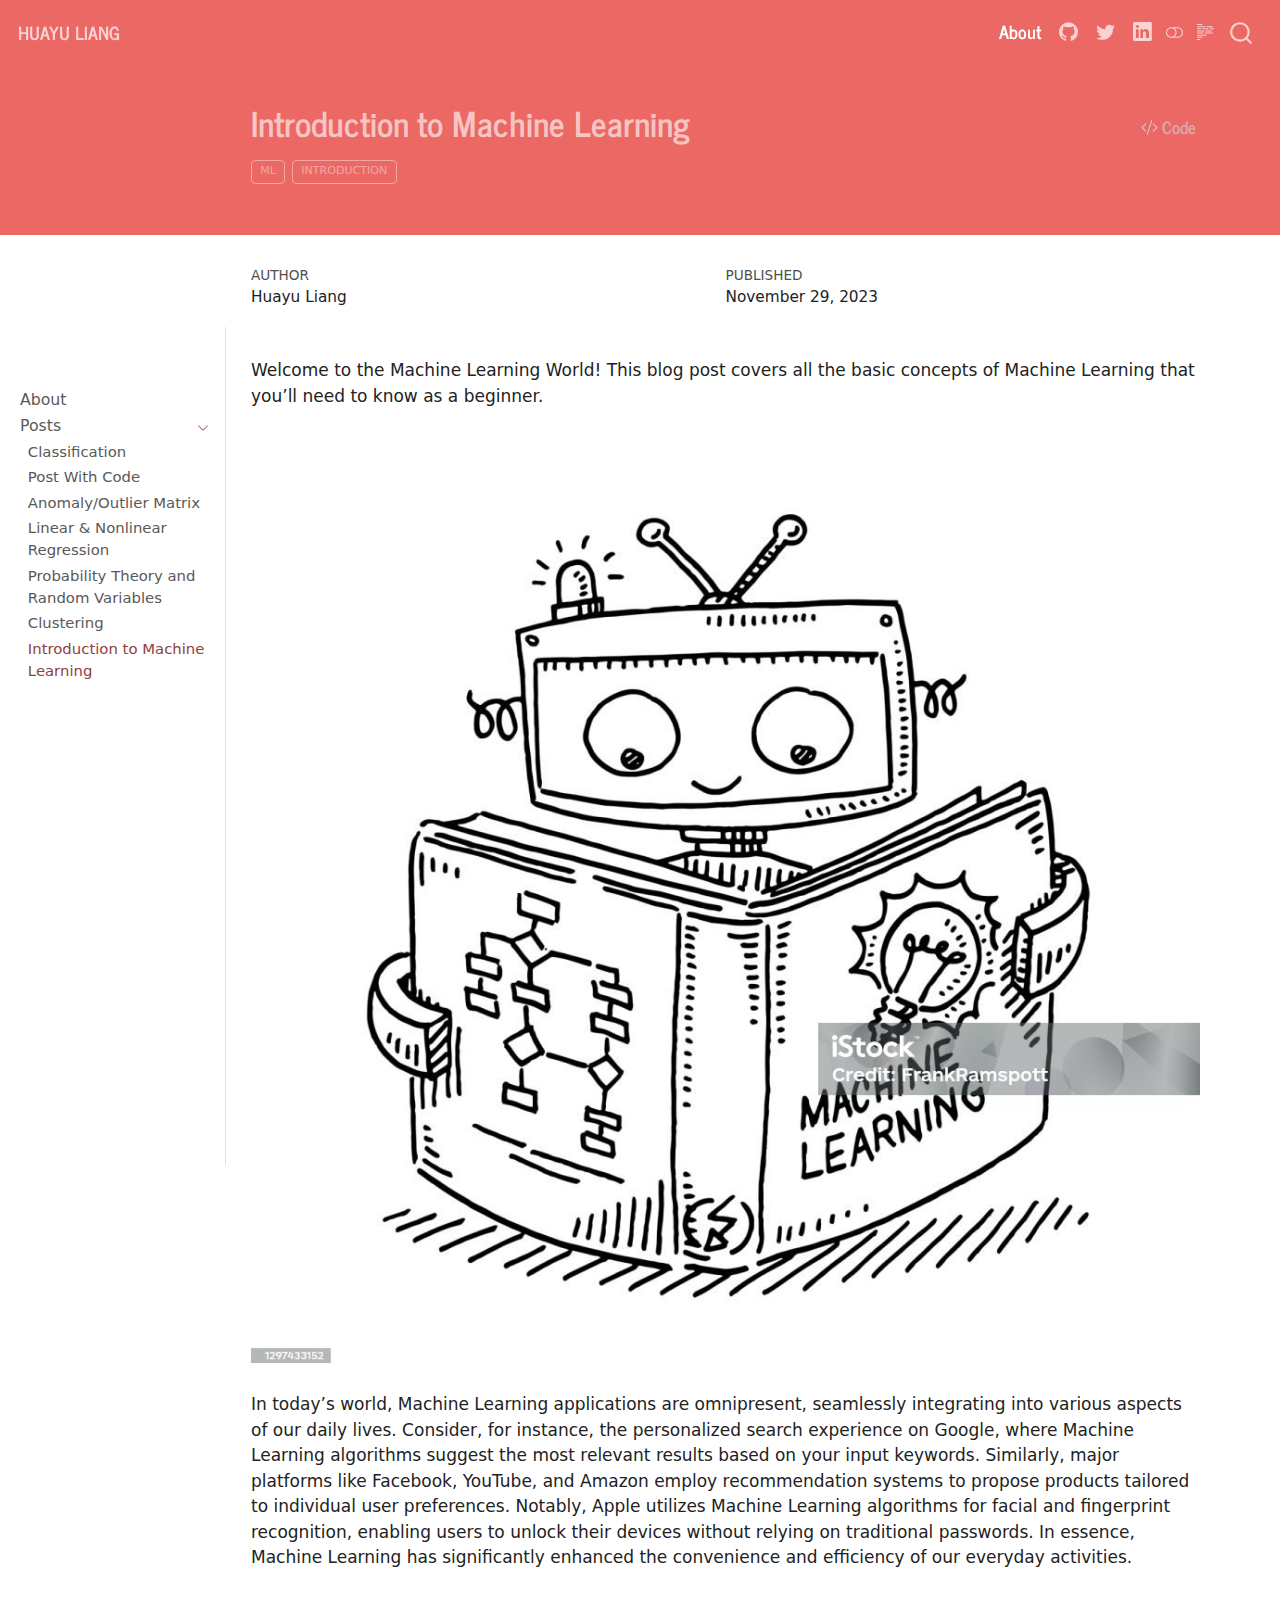
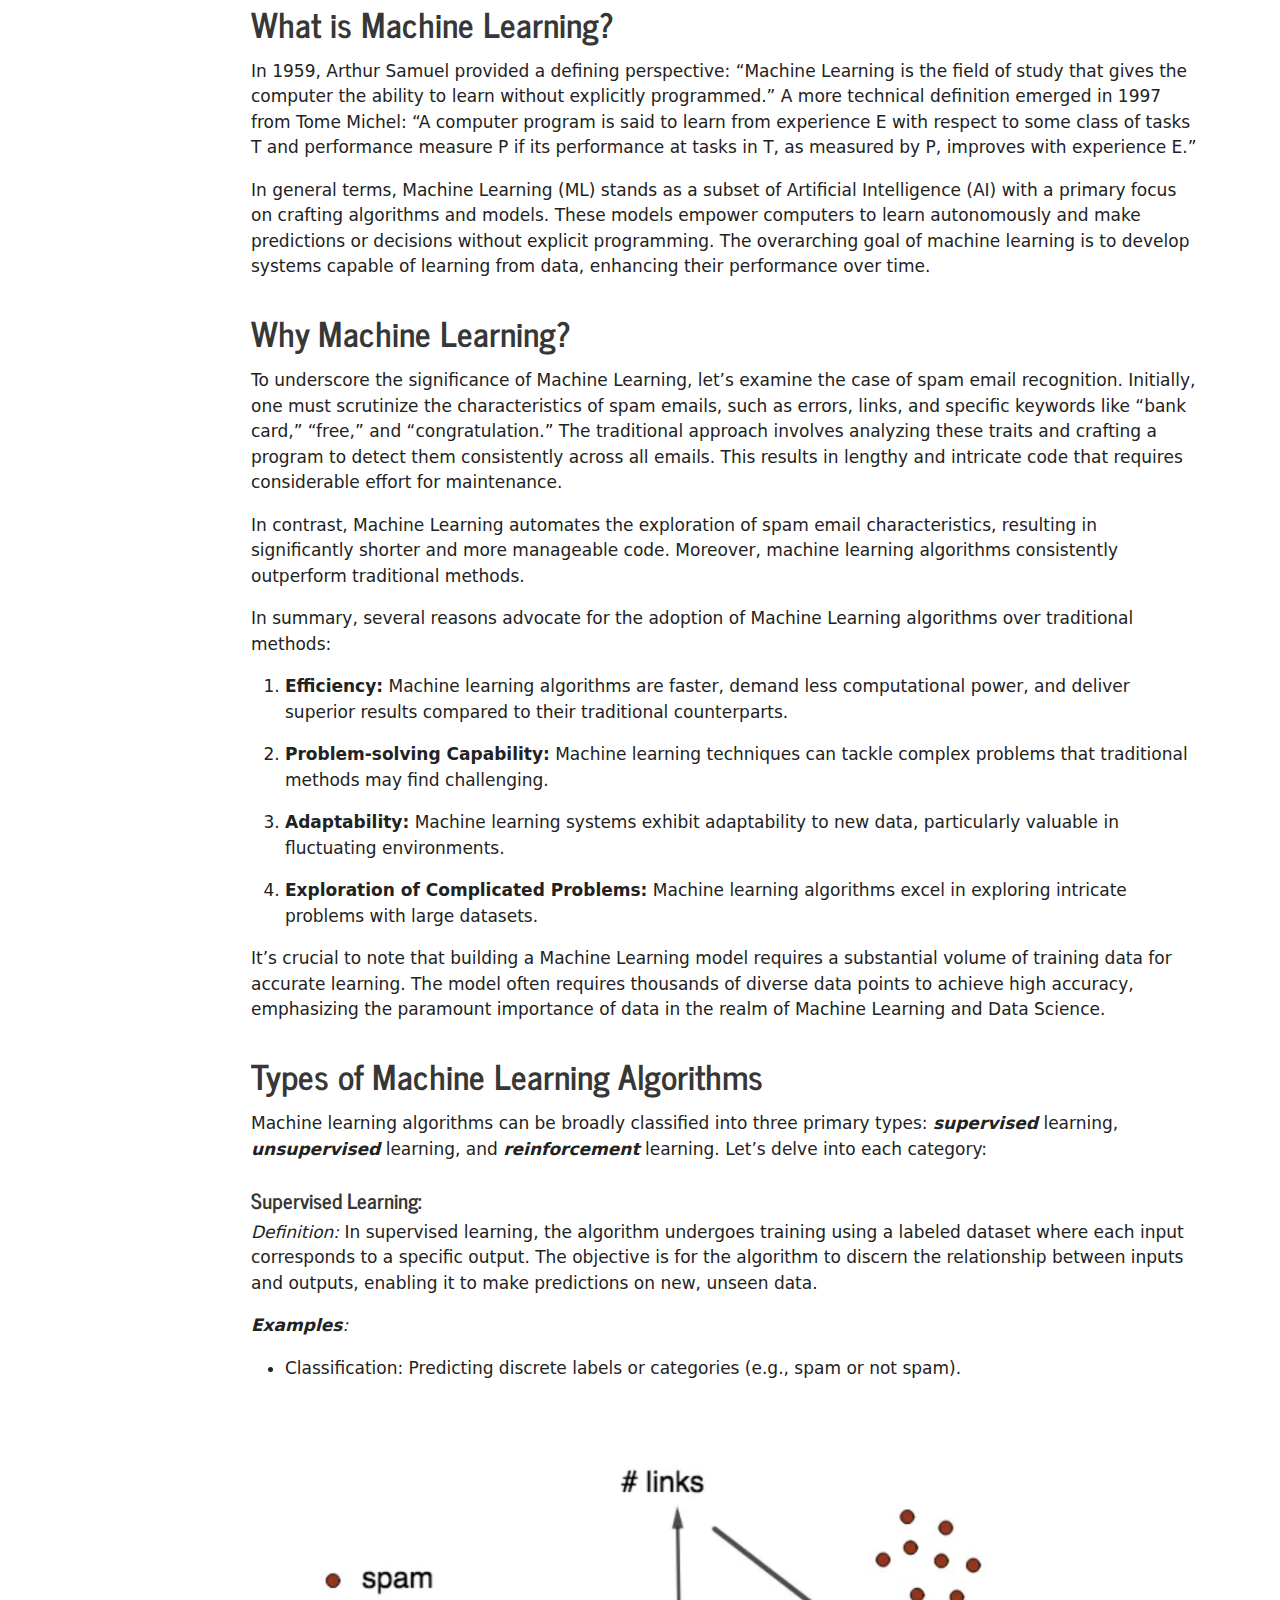
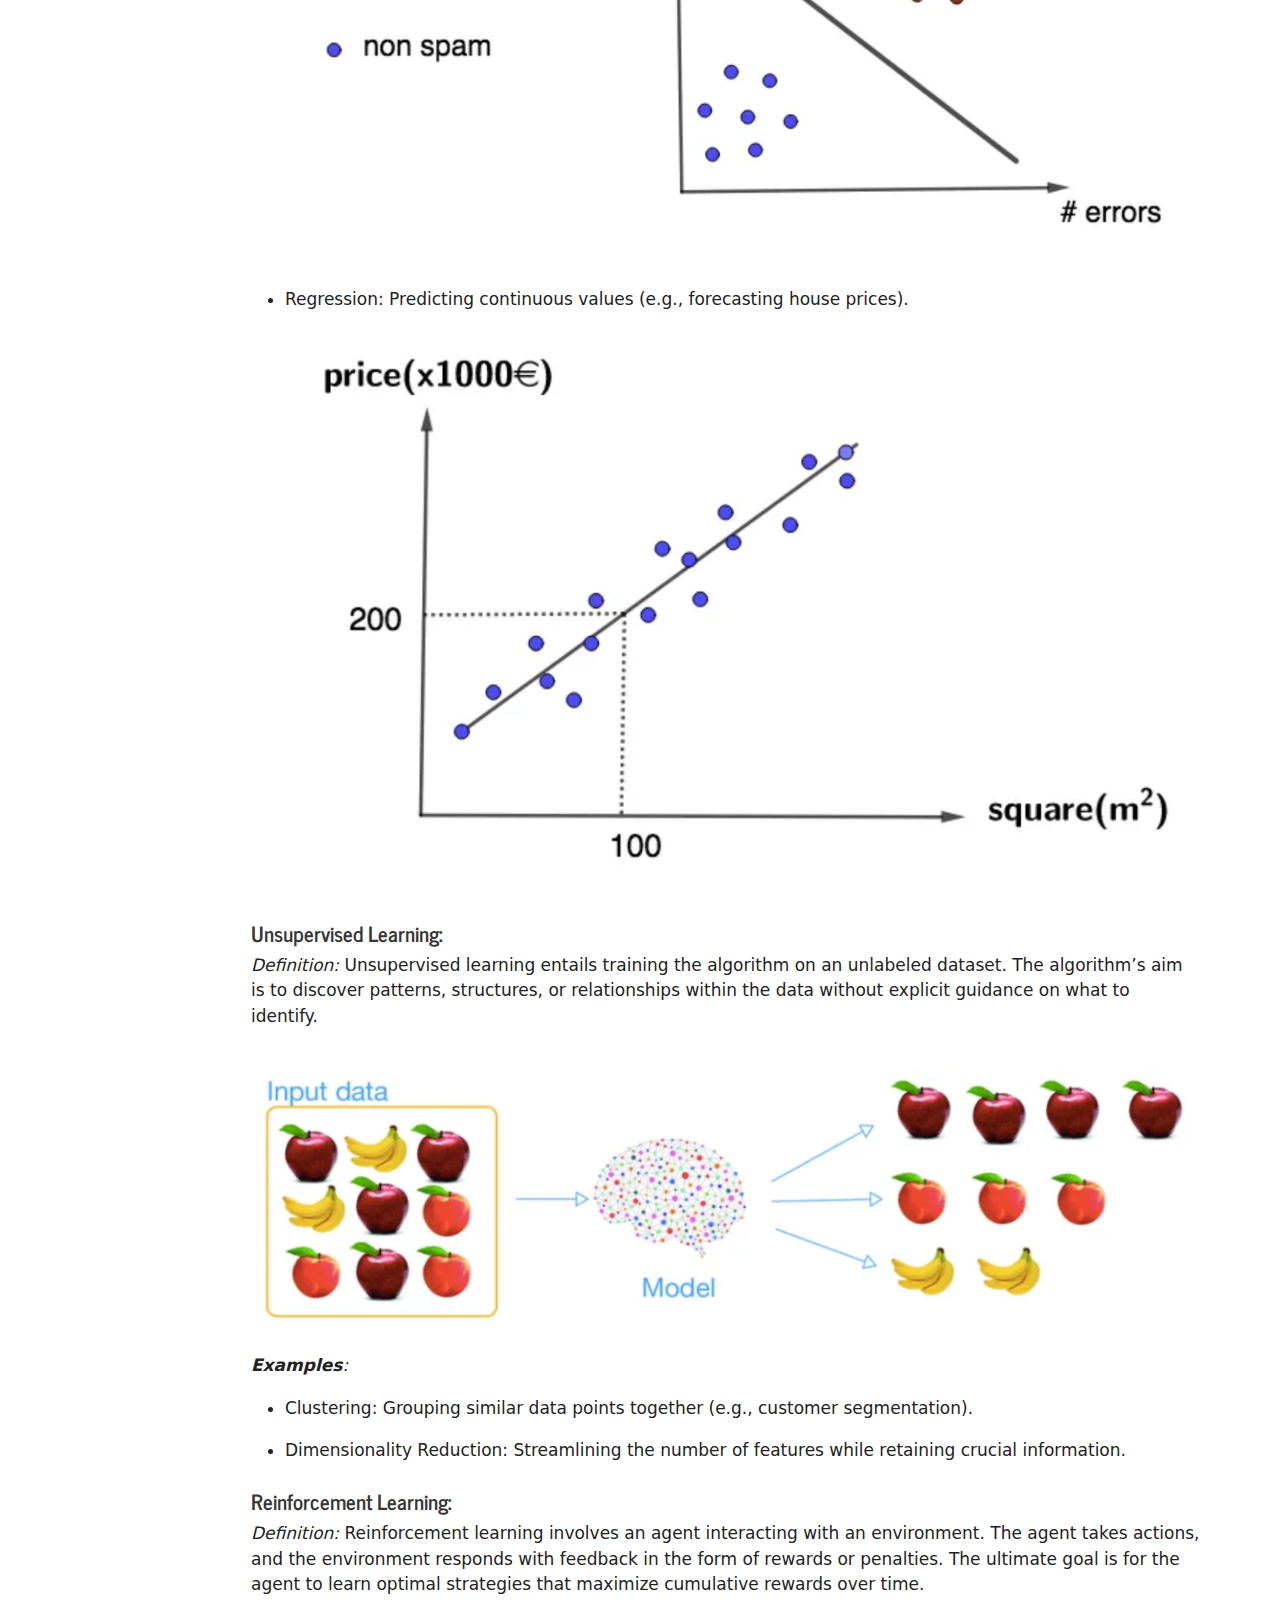
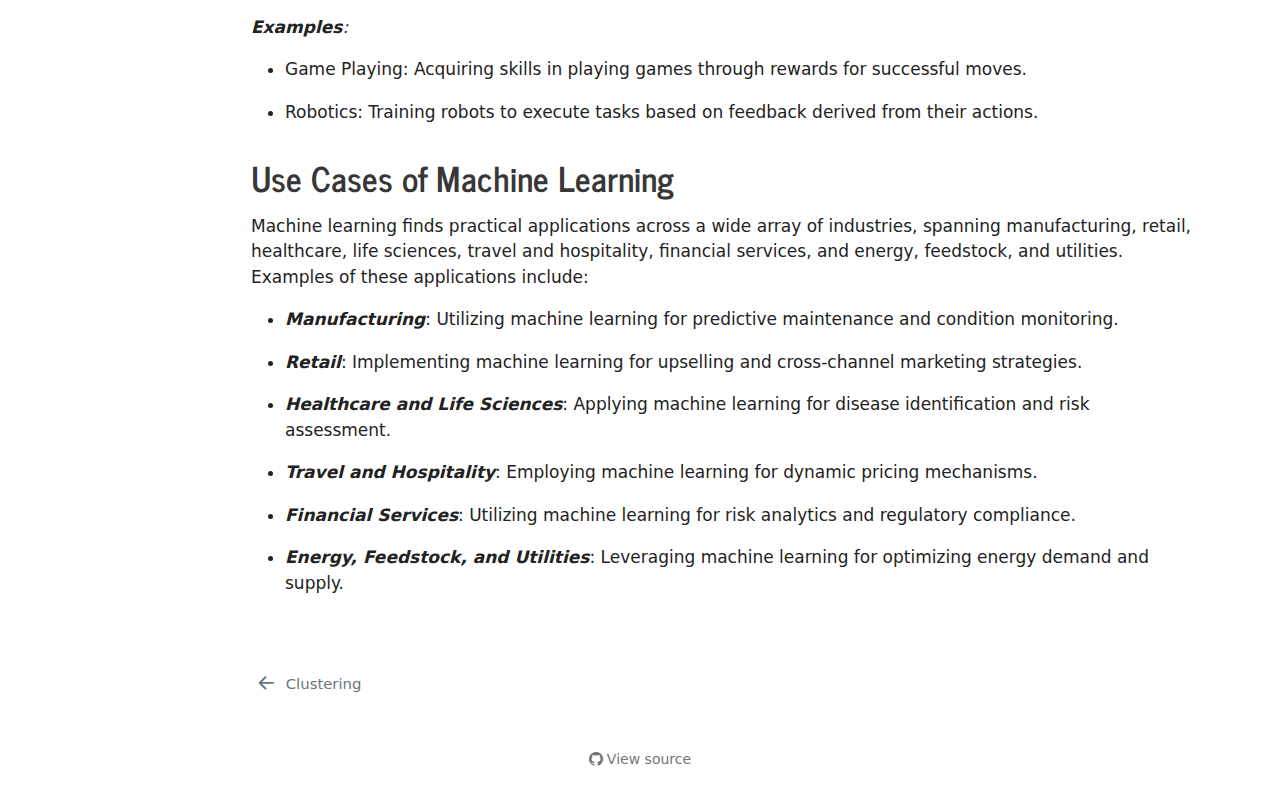
<file: docs/posts/Intro To Machine Learning/index.html>
<!DOCTYPE html>
<html xmlns="http://www.w3.org/1999/xhtml" lang="en" xml:lang="en"><head>

<meta charset="utf-8">
<meta name="generator" content="quarto-1.3.450">

<meta name="viewport" content="width=device-width, initial-scale=1.0, user-scalable=yes">

<meta name="author" content="Huayu Liang">
<meta name="dcterms.date" content="2023-11-29">

<title>Huayu Liang - Introduction to Machine Learning</title>
<style>
code{white-space: pre-wrap;}
span.smallcaps{font-variant: small-caps;}
div.columns{display: flex; gap: min(4vw, 1.5em);}
div.column{flex: auto; overflow-x: auto;}
div.hanging-indent{margin-left: 1.5em; text-indent: -1.5em;}
ul.task-list{list-style: none;}
ul.task-list li input[type="checkbox"] {
  width: 0.8em;
  margin: 0 0.8em 0.2em -1em; /* quarto-specific, see https://github.com/quarto-dev/quarto-cli/issues/4556 */ 
  vertical-align: middle;
}
/* CSS for syntax highlighting */
pre > code.sourceCode { white-space: pre; position: relative; }
pre > code.sourceCode > span { display: inline-block; line-height: 1.25; }
pre > code.sourceCode > span:empty { height: 1.2em; }
.sourceCode { overflow: visible; }
code.sourceCode > span { color: inherit; text-decoration: inherit; }
div.sourceCode { margin: 1em 0; }
pre.sourceCode { margin: 0; }
@media screen {
div.sourceCode { overflow: auto; }
}
@media print {
pre > code.sourceCode { white-space: pre-wrap; }
pre > code.sourceCode > span { text-indent: -5em; padding-left: 5em; }
}
pre.numberSource code
  { counter-reset: source-line 0; }
pre.numberSource code > span
  { position: relative; left: -4em; counter-increment: source-line; }
pre.numberSource code > span > a:first-child::before
  { content: counter(source-line);
    position: relative; left: -1em; text-align: right; vertical-align: baseline;
    border: none; display: inline-block;
    -webkit-touch-callout: none; -webkit-user-select: none;
    -khtml-user-select: none; -moz-user-select: none;
    -ms-user-select: none; user-select: none;
    padding: 0 4px; width: 4em;
  }
pre.numberSource { margin-left: 3em;  padding-left: 4px; }
div.sourceCode
  {   }
@media screen {
pre > code.sourceCode > span > a:first-child::before { text-decoration: underline; }
}
</style>


<script src="../../site_libs/quarto-nav/quarto-nav.js"></script>
<script src="../../site_libs/quarto-nav/headroom.min.js"></script>
<script src="../../site_libs/clipboard/clipboard.min.js"></script>
<script src="../../site_libs/quarto-search/autocomplete.umd.js"></script>
<script src="../../site_libs/quarto-search/fuse.min.js"></script>
<script src="../../site_libs/quarto-search/quarto-search.js"></script>
<meta name="quarto:offset" content="../../">
<link href="../../posts/Clustering/index.html" rel="prev">
<script src="../../site_libs/quarto-html/quarto.js"></script>
<script src="../../site_libs/quarto-html/popper.min.js"></script>
<script src="../../site_libs/quarto-html/tippy.umd.min.js"></script>
<script src="../../site_libs/quarto-html/anchor.min.js"></script>
<link href="../../site_libs/quarto-html/tippy.css" rel="stylesheet">
<link href="../../site_libs/quarto-html/quarto-syntax-highlighting.css" rel="stylesheet" class="quarto-color-scheme" id="quarto-text-highlighting-styles">
<link href="../../site_libs/quarto-html/quarto-syntax-highlighting-dark.css" rel="prefetch" class="quarto-color-scheme quarto-color-alternate" id="quarto-text-highlighting-styles">
<script src="../../site_libs/bootstrap/bootstrap.min.js"></script>
<link href="../../site_libs/bootstrap/bootstrap-icons.css" rel="stylesheet">
<link href="../../site_libs/bootstrap/bootstrap.min.css" rel="stylesheet" class="quarto-color-scheme" id="quarto-bootstrap" data-mode="light">
<link href="../../site_libs/bootstrap/bootstrap-dark.min.css" rel="prefetch" class="quarto-color-scheme quarto-color-alternate" id="quarto-bootstrap" data-mode="dark">
<script id="quarto-search-options" type="application/json">{
  "location": "navbar",
  "copy-button": false,
  "collapse-after": 3,
  "panel-placement": "end",
  "type": "overlay",
  "limit": 20,
  "language": {
    "search-no-results-text": "No results",
    "search-matching-documents-text": "matching documents",
    "search-copy-link-title": "Copy link to search",
    "search-hide-matches-text": "Hide additional matches",
    "search-more-match-text": "more match in this document",
    "search-more-matches-text": "more matches in this document",
    "search-clear-button-title": "Clear",
    "search-detached-cancel-button-title": "Cancel",
    "search-submit-button-title": "Submit",
    "search-label": "Search"
  }
}</script>


<link rel="stylesheet" href="../../styles.css">
</head>

<body class="nav-sidebar docked nav-fixed fullcontent">

<div id="quarto-search-results"></div>
  <header id="quarto-header" class="headroom fixed-top">
    <nav class="navbar navbar-expand-lg navbar-dark ">
      <div class="navbar-container container-fluid">
      <div class="navbar-brand-container">
    <a class="navbar-brand" href="../../index.html">
    <span class="navbar-title">Huayu Liang</span>
    </a>
  </div>
            <div id="quarto-search" class="" title="Search"></div>
          <button class="navbar-toggler" type="button" data-bs-toggle="collapse" data-bs-target="#navbarCollapse" aria-controls="navbarCollapse" aria-expanded="false" aria-label="Toggle navigation" onclick="if (window.quartoToggleHeadroom) { window.quartoToggleHeadroom(); }">
  <span class="navbar-toggler-icon"></span>
</button>
          <div class="collapse navbar-collapse" id="navbarCollapse">
            <ul class="navbar-nav navbar-nav-scroll ms-auto">
  <li class="nav-item">
    <a class="nav-link active" href="../../about.html" rel="" target="" aria-current="page">
 <span class="menu-text">About</span></a>
  </li>  
  <li class="nav-item compact">
    <a class="nav-link" href="https://github.com/huayu1998" rel="" target=""><i class="bi bi-github" role="img">
</i> 
 <span class="menu-text"></span></a>
  </li>  
  <li class="nav-item compact">
    <a class="nav-link" href="https://twitter.com/KiraLL98" rel="" target=""><i class="bi bi-twitter" role="img">
</i> 
 <span class="menu-text"></span></a>
  </li>  
  <li class="nav-item compact">
    <a class="nav-link" href="https://www.linkedin.com/in/huayu-liang-7ba623213/" rel="" target=""><i class="bi bi-linkedin" role="img">
</i> 
 <span class="menu-text"></span></a>
  </li>  
</ul>
            <div class="quarto-navbar-tools">
  <a href="" class="quarto-color-scheme-toggle quarto-navigation-tool  px-1" onclick="window.quartoToggleColorScheme(); return false;" title="Toggle dark mode"><i class="bi"></i></a>
  <a href="" class="quarto-reader-toggle quarto-navigation-tool px-1" onclick="window.quartoToggleReader(); return false;" title="Toggle reader mode">
  <div class="quarto-reader-toggle-btn">
  <i class="bi"></i>
  </div>
</a>
</div>
          </div> <!-- /navcollapse -->
      </div> <!-- /container-fluid -->
    </nav>
  <nav class="quarto-secondary-nav">
    <div class="container-fluid d-flex">
      <button type="button" class="quarto-btn-toggle btn" data-bs-toggle="collapse" data-bs-target="#quarto-sidebar,#quarto-sidebar-glass" aria-controls="quarto-sidebar" aria-expanded="false" aria-label="Toggle sidebar navigation" onclick="if (window.quartoToggleHeadroom) { window.quartoToggleHeadroom(); }">
        <i class="bi bi-layout-text-sidebar-reverse"></i>
      </button>
      <nav class="quarto-page-breadcrumbs" aria-label="breadcrumb"><ol class="breadcrumb"><li class="breadcrumb-item"><a href="../../posts/Classification/index.html">Posts</a></li><li class="breadcrumb-item"><a href="../../posts/Intro To Machine Learning/index.html">Introduction to Machine Learning</a></li></ol></nav>
      <a class="flex-grow-1" role="button" data-bs-toggle="collapse" data-bs-target="#quarto-sidebar,#quarto-sidebar-glass" aria-controls="quarto-sidebar" aria-expanded="false" aria-label="Toggle sidebar navigation" onclick="if (window.quartoToggleHeadroom) { window.quartoToggleHeadroom(); }">      
      </a>
      <button type="button" class="btn quarto-search-button" aria-label="" onclick="window.quartoOpenSearch();">
        <i class="bi bi-search"></i>
      </button>
    </div>
  </nav>
</header>
<!-- content -->
<header id="title-block-header" class="quarto-title-block default page-columns page-full">
  <div class="quarto-title-banner page-columns page-full">
    <div class="quarto-title column-body">
      <div class="quarto-title-block"><div><h1 class="title">Introduction to Machine Learning</h1><button type="button" class="btn code-tools-button" id="quarto-code-tools-source"><i class="bi"></i> Code</button></div></div>
                                <div class="quarto-categories">
                <div class="quarto-category">ML</div>
                <div class="quarto-category">introduction</div>
              </div>
                  </div>
  </div>
    
  
  <div class="quarto-title-meta">

      <div>
      <div class="quarto-title-meta-heading">Author</div>
      <div class="quarto-title-meta-contents">
               <p>Huayu Liang </p>
            </div>
    </div>
      
      <div>
      <div class="quarto-title-meta-heading">Published</div>
      <div class="quarto-title-meta-contents">
        <p class="date">November 29, 2023</p>
      </div>
    </div>
    
      
    </div>
    
  
  </header><div id="quarto-content" class="quarto-container page-columns page-rows-contents page-layout-article page-navbar">
<!-- sidebar -->
  <nav id="quarto-sidebar" class="sidebar collapse collapse-horizontal sidebar-navigation docked overflow-auto">
        <div class="mt-2 flex-shrink-0 align-items-center">
        <div class="sidebar-search">
        <div id="quarto-search" class="" title="Search"></div>
        </div>
        </div>
    <div class="sidebar-menu-container"> 
    <ul class="list-unstyled mt-1">
        <li class="sidebar-item">
  <div class="sidebar-item-container"> 
  <a href="../../about.html" class="sidebar-item-text sidebar-link">
 <span class="menu-text">About</span></a>
  </div>
</li>
        <li class="sidebar-item sidebar-item-section">
      <div class="sidebar-item-container"> 
            <a class="sidebar-item-text sidebar-link text-start" data-bs-toggle="collapse" data-bs-target="#quarto-sidebar-section-1" aria-expanded="true">
 <span class="menu-text">Posts</span></a>
          <a class="sidebar-item-toggle text-start" data-bs-toggle="collapse" data-bs-target="#quarto-sidebar-section-1" aria-expanded="true" aria-label="Toggle section">
            <i class="bi bi-chevron-right ms-2"></i>
          </a> 
      </div>
      <ul id="quarto-sidebar-section-1" class="collapse list-unstyled sidebar-section depth1 show">  
          <li class="sidebar-item">
  <div class="sidebar-item-container"> 
  <a href="../../posts/Classification/index.html" class="sidebar-item-text sidebar-link">
 <span class="menu-text">Classification</span></a>
  </div>
</li>
          <li class="sidebar-item">
  <div class="sidebar-item-container"> 
  <a href="../../posts/post-with-code/index.html" class="sidebar-item-text sidebar-link">
 <span class="menu-text">Post With Code</span></a>
  </div>
</li>
          <li class="sidebar-item">
  <div class="sidebar-item-container"> 
  <a href="../../posts/Anomaly Outlier Matrix/index.html" class="sidebar-item-text sidebar-link">
 <span class="menu-text">Anomaly/Outlier Matrix</span></a>
  </div>
</li>
          <li class="sidebar-item">
  <div class="sidebar-item-container"> 
  <a href="../../posts/Linear and Nonlinear Regression/index.html" class="sidebar-item-text sidebar-link">
 <span class="menu-text">Linear &amp; Nonlinear Regression</span></a>
  </div>
</li>
          <li class="sidebar-item">
  <div class="sidebar-item-container"> 
  <a href="../../posts/Probability Theory and Random Variables/index.html" class="sidebar-item-text sidebar-link">
 <span class="menu-text">Probability Theory and Random Variables</span></a>
  </div>
</li>
          <li class="sidebar-item">
  <div class="sidebar-item-container"> 
  <a href="../../posts/Clustering/index.html" class="sidebar-item-text sidebar-link">
 <span class="menu-text">Clustering</span></a>
  </div>
</li>
          <li class="sidebar-item">
  <div class="sidebar-item-container"> 
  <a href="../../posts/Intro To Machine Learning/index.html" class="sidebar-item-text sidebar-link active">
 <span class="menu-text">Introduction to Machine Learning</span></a>
  </div>
</li>
      </ul>
  </li>
    </ul>
    </div>
</nav>
<div id="quarto-sidebar-glass" data-bs-toggle="collapse" data-bs-target="#quarto-sidebar,#quarto-sidebar-glass"></div>
<!-- margin-sidebar -->
    
<!-- main -->
<main class="content quarto-banner-title-block" id="quarto-document-content">




<p>Welcome to the Machine Learning World! This blog post covers all the basic concepts of Machine Learning that you’ll need to know as a beginner.</p>
<p><img src="ML.jpeg" class="img-fluid"></p>
<p>In today’s world, Machine Learning applications are omnipresent, seamlessly integrating into various aspects of our daily lives. Consider, for instance, the personalized search experience on Google, where Machine Learning algorithms suggest the most relevant results based on your input keywords. Similarly, major platforms like Facebook, YouTube, and Amazon employ recommendation systems to propose products tailored to individual user preferences. Notably, Apple utilizes Machine Learning algorithms for facial and fingerprint recognition, enabling users to unlock their devices without relying on traditional passwords. In essence, Machine Learning has significantly enhanced the convenience and efficiency of our everyday activities.</p>
<section id="what-is-machine-learning" class="level1">
<h1>What is Machine Learning?</h1>
<p>In 1959, Arthur Samuel provided a defining perspective: “Machine Learning is the field of study that gives the computer the ability to learn without explicitly programmed.” A more technical definition emerged in 1997 from Tome Michel: “A computer program is said to learn from experience E with respect to some class of tasks T and performance measure P if its performance at tasks in T, as measured by P, improves with experience E.”</p>
<p>In general terms, Machine Learning (ML) stands as a subset of Artificial Intelligence (AI) with a primary focus on crafting algorithms and models. These models empower computers to learn autonomously and make predictions or decisions without explicit programming. The overarching goal of machine learning is to develop systems capable of learning from data, enhancing their performance over time.</p>
</section>
<section id="why-machine-learning" class="level1">
<h1>Why Machine Learning?</h1>
<p>To underscore the significance of Machine Learning, let’s examine the case of spam email recognition. Initially, one must scrutinize the characteristics of spam emails, such as errors, links, and specific keywords like “bank card,” “free,” and “congratulation.” The traditional approach involves analyzing these traits and crafting a program to detect them consistently across all emails. This results in lengthy and intricate code that requires considerable effort for maintenance.</p>
<p>In contrast, Machine Learning automates the exploration of spam email characteristics, resulting in significantly shorter and more manageable code. Moreover, machine learning algorithms consistently outperform traditional methods.</p>
<p>In summary, several reasons advocate for the adoption of Machine Learning algorithms over traditional methods:</p>
<ol type="1">
<li><p><strong>Efficiency:</strong> Machine learning algorithms are faster, demand less computational power, and deliver superior results compared to their traditional counterparts.</p></li>
<li><p><strong>Problem-solving Capability:</strong> Machine learning techniques can tackle complex problems that traditional methods may find challenging.</p></li>
<li><p><strong>Adaptability:</strong> Machine learning systems exhibit adaptability to new data, particularly valuable in fluctuating environments.</p></li>
<li><p><strong>Exploration of Complicated Problems:</strong> Machine learning algorithms excel in exploring intricate problems with large datasets.</p></li>
</ol>
<p>It’s crucial to note that building a Machine Learning model requires a substantial volume of training data for accurate learning. The model often requires thousands of diverse data points to achieve high accuracy, emphasizing the paramount importance of data in the realm of Machine Learning and Data Science.</p>
</section>
<section id="types-of-machine-learning-algorithms" class="level1">
<h1>Types of Machine Learning Algorithms</h1>
<p>Machine learning algorithms can be broadly classified into three primary types: <strong><em>supervised</em></strong> learning, <strong><em>unsupervised</em></strong> learning, and <strong><em>reinforcement</em></strong> learning. Let’s delve into each category:</p>
<section id="supervised-learning" class="level4">
<h4 class="anchored" data-anchor-id="supervised-learning"><strong>Supervised Learning:</strong></h4>
<p><em>Definition:</em> In supervised learning, the algorithm undergoes training using a labeled dataset where each input corresponds to a specific output. The objective is for the algorithm to discern the relationship between inputs and outputs, enabling it to make predictions on new, unseen data.</p>
<p><em><strong>Examples</strong>:</em></p>
<ul>
<li><p>Classification: Predicting discrete labels or categories (e.g., spam or not spam).</p>
<p><img src="spam.png" class="img-fluid"></p></li>
<li><p>Regression: Predicting continuous values (e.g., forecasting house prices).</p>
<p><img src="house.png" class="img-fluid"></p></li>
</ul>
</section>
<section id="unsupervised-learning" class="level4">
<h4 class="anchored" data-anchor-id="unsupervised-learning"><strong>Unsupervised Learning:</strong></h4>
<p><em>Definition:</em> Unsupervised learning entails training the algorithm on an unlabeled dataset. The algorithm’s aim is to discover patterns, structures, or relationships within the data without explicit guidance on what to identify.</p>
<p><img src="unsupervised.png" class="img-fluid"></p>
<p><em><strong>Examples</strong>:</em></p>
<ul>
<li><p>Clustering: Grouping similar data points together (e.g., customer segmentation).</p></li>
<li><p>Dimensionality Reduction: Streamlining the number of features while retaining crucial information.</p></li>
</ul>
</section>
<section id="reinforcement-learning" class="level4">
<h4 class="anchored" data-anchor-id="reinforcement-learning"><strong>Reinforcement Learning:</strong></h4>
<p><em>Definition:</em> Reinforcement learning involves an agent interacting with an environment. The agent takes actions, and the environment responds with feedback in the form of rewards or penalties. The ultimate goal is for the agent to learn optimal strategies that maximize cumulative rewards over time.</p>
<p><em><strong>Examples</strong>:</em></p>
<ul>
<li><p>Game Playing: Acquiring skills in playing games through rewards for successful moves.</p></li>
<li><p>Robotics: Training robots to execute tasks based on feedback derived from their actions.</p></li>
</ul>
</section>
</section>
<section id="use-cases-of-machine-learning" class="level1">
<h1>Use Cases of Machine Learning</h1>
<p>Machine learning finds practical applications across a wide array of industries, spanning manufacturing, retail, healthcare, life sciences, travel and hospitality, financial services, and energy, feedstock, and utilities. Examples of these applications include:</p>
<ul>
<li><p><strong><em>Manufacturing</em></strong>: Utilizing machine learning for predictive maintenance and condition monitoring.</p></li>
<li><p><strong><em>Retail</em></strong>: Implementing machine learning for upselling and cross-channel marketing strategies.</p></li>
<li><p><strong><em>Healthcare and Life Sciences</em></strong>: Applying machine learning for disease identification and risk assessment.</p></li>
<li><p><strong><em>Travel and Hospitality</em></strong>: Employing machine learning for dynamic pricing mechanisms.</p></li>
<li><p><strong><em>Financial Services</em></strong>: Utilizing machine learning for risk analytics and regulatory compliance.</p></li>
<li><p><strong><em>Energy, Feedstock, and Utilities</em></strong>: Leveraging machine learning for optimizing energy demand and supply.</p></li>
</ul>
</section>
<section id="section" class="level1">
<h1></h1>


<!-- -->

</section>

<a onclick="window.scrollTo(0, 0); return false;" role="button" id="quarto-back-to-top"><i class="bi bi-arrow-up"></i> Back to top</a></main> <!-- /main -->
<script id="quarto-html-after-body" type="application/javascript">
window.document.addEventListener("DOMContentLoaded", function (event) {
  const toggleBodyColorMode = (bsSheetEl) => {
    const mode = bsSheetEl.getAttribute("data-mode");
    const bodyEl = window.document.querySelector("body");
    if (mode === "dark") {
      bodyEl.classList.add("quarto-dark");
      bodyEl.classList.remove("quarto-light");
    } else {
      bodyEl.classList.add("quarto-light");
      bodyEl.classList.remove("quarto-dark");
    }
  }
  const toggleBodyColorPrimary = () => {
    const bsSheetEl = window.document.querySelector("link#quarto-bootstrap");
    if (bsSheetEl) {
      toggleBodyColorMode(bsSheetEl);
    }
  }
  toggleBodyColorPrimary();  
  const disableStylesheet = (stylesheets) => {
    for (let i=0; i < stylesheets.length; i++) {
      const stylesheet = stylesheets[i];
      stylesheet.rel = 'prefetch';
    }
  }
  const enableStylesheet = (stylesheets) => {
    for (let i=0; i < stylesheets.length; i++) {
      const stylesheet = stylesheets[i];
      stylesheet.rel = 'stylesheet';
    }
  }
  const manageTransitions = (selector, allowTransitions) => {
    const els = window.document.querySelectorAll(selector);
    for (let i=0; i < els.length; i++) {
      const el = els[i];
      if (allowTransitions) {
        el.classList.remove('notransition');
      } else {
        el.classList.add('notransition');
      }
    }
  }
  const toggleColorMode = (alternate) => {
    // Switch the stylesheets
    const alternateStylesheets = window.document.querySelectorAll('link.quarto-color-scheme.quarto-color-alternate');
    manageTransitions('#quarto-margin-sidebar .nav-link', false);
    if (alternate) {
      enableStylesheet(alternateStylesheets);
      for (const sheetNode of alternateStylesheets) {
        if (sheetNode.id === "quarto-bootstrap") {
          toggleBodyColorMode(sheetNode);
        }
      }
    } else {
      disableStylesheet(alternateStylesheets);
      toggleBodyColorPrimary();
    }
    manageTransitions('#quarto-margin-sidebar .nav-link', true);
    // Switch the toggles
    const toggles = window.document.querySelectorAll('.quarto-color-scheme-toggle');
    for (let i=0; i < toggles.length; i++) {
      const toggle = toggles[i];
      if (toggle) {
        if (alternate) {
          toggle.classList.add("alternate");     
        } else {
          toggle.classList.remove("alternate");
        }
      }
    }
    // Hack to workaround the fact that safari doesn't
    // properly recolor the scrollbar when toggling (#1455)
    if (navigator.userAgent.indexOf('Safari') > 0 && navigator.userAgent.indexOf('Chrome') == -1) {
      manageTransitions("body", false);
      window.scrollTo(0, 1);
      setTimeout(() => {
        window.scrollTo(0, 0);
        manageTransitions("body", true);
      }, 40);  
    }
  }
  const isFileUrl = () => { 
    return window.location.protocol === 'file:';
  }
  const hasAlternateSentinel = () => {  
    let styleSentinel = getColorSchemeSentinel();
    if (styleSentinel !== null) {
      return styleSentinel === "alternate";
    } else {
      return false;
    }
  }
  const setStyleSentinel = (alternate) => {
    const value = alternate ? "alternate" : "default";
    if (!isFileUrl()) {
      window.localStorage.setItem("quarto-color-scheme", value);
    } else {
      localAlternateSentinel = value;
    }
  }
  const getColorSchemeSentinel = () => {
    if (!isFileUrl()) {
      const storageValue = window.localStorage.getItem("quarto-color-scheme");
      return storageValue != null ? storageValue : localAlternateSentinel;
    } else {
      return localAlternateSentinel;
    }
  }
  let localAlternateSentinel = 'default';
  // Dark / light mode switch
  window.quartoToggleColorScheme = () => {
    // Read the current dark / light value 
    let toAlternate = !hasAlternateSentinel();
    toggleColorMode(toAlternate);
    setStyleSentinel(toAlternate);
  };
  // Ensure there is a toggle, if there isn't float one in the top right
  if (window.document.querySelector('.quarto-color-scheme-toggle') === null) {
    const a = window.document.createElement('a');
    a.classList.add('top-right');
    a.classList.add('quarto-color-scheme-toggle');
    a.href = "";
    a.onclick = function() { try { window.quartoToggleColorScheme(); } catch {} return false; };
    const i = window.document.createElement("i");
    i.classList.add('bi');
    a.appendChild(i);
    window.document.body.appendChild(a);
  }
  // Switch to dark mode if need be
  if (hasAlternateSentinel()) {
    toggleColorMode(true);
  } else {
    toggleColorMode(false);
  }
  const icon = "";
  const anchorJS = new window.AnchorJS();
  anchorJS.options = {
    placement: 'right',
    icon: icon
  };
  anchorJS.add('.anchored');
  const isCodeAnnotation = (el) => {
    for (const clz of el.classList) {
      if (clz.startsWith('code-annotation-')) {                     
        return true;
      }
    }
    return false;
  }
  const clipboard = new window.ClipboardJS('.code-copy-button', {
    text: function(trigger) {
      const codeEl = trigger.previousElementSibling.cloneNode(true);
      for (const childEl of codeEl.children) {
        if (isCodeAnnotation(childEl)) {
          childEl.remove();
        }
      }
      return codeEl.innerText;
    }
  });
  clipboard.on('success', function(e) {
    // button target
    const button = e.trigger;
    // don't keep focus
    button.blur();
    // flash "checked"
    button.classList.add('code-copy-button-checked');
    var currentTitle = button.getAttribute("title");
    button.setAttribute("title", "Copied!");
    let tooltip;
    if (window.bootstrap) {
      button.setAttribute("data-bs-toggle", "tooltip");
      button.setAttribute("data-bs-placement", "left");
      button.setAttribute("data-bs-title", "Copied!");
      tooltip = new bootstrap.Tooltip(button, 
        { trigger: "manual", 
          customClass: "code-copy-button-tooltip",
          offset: [0, -8]});
      tooltip.show();    
    }
    setTimeout(function() {
      if (tooltip) {
        tooltip.hide();
        button.removeAttribute("data-bs-title");
        button.removeAttribute("data-bs-toggle");
        button.removeAttribute("data-bs-placement");
      }
      button.setAttribute("title", currentTitle);
      button.classList.remove('code-copy-button-checked');
    }, 1000);
    // clear code selection
    e.clearSelection();
  });
  const viewSource = window.document.getElementById('quarto-view-source') ||
                     window.document.getElementById('quarto-code-tools-source');
  if (viewSource) {
    const sourceUrl = viewSource.getAttribute("data-quarto-source-url");
    viewSource.addEventListener("click", function(e) {
      if (sourceUrl) {
        // rstudio viewer pane
        if (/\bcapabilities=\b/.test(window.location)) {
          window.open(sourceUrl);
        } else {
          window.location.href = sourceUrl;
        }
      } else {
        const modal = new bootstrap.Modal(document.getElementById('quarto-embedded-source-code-modal'));
        modal.show();
      }
      return false;
    });
  }
  function toggleCodeHandler(show) {
    return function(e) {
      const detailsSrc = window.document.querySelectorAll(".cell > details > .sourceCode");
      for (let i=0; i<detailsSrc.length; i++) {
        const details = detailsSrc[i].parentElement;
        if (show) {
          details.open = true;
        } else {
          details.removeAttribute("open");
        }
      }
      const cellCodeDivs = window.document.querySelectorAll(".cell > .sourceCode");
      const fromCls = show ? "hidden" : "unhidden";
      const toCls = show ? "unhidden" : "hidden";
      for (let i=0; i<cellCodeDivs.length; i++) {
        const codeDiv = cellCodeDivs[i];
        if (codeDiv.classList.contains(fromCls)) {
          codeDiv.classList.remove(fromCls);
          codeDiv.classList.add(toCls);
        } 
      }
      return false;
    }
  }
  const hideAllCode = window.document.getElementById("quarto-hide-all-code");
  if (hideAllCode) {
    hideAllCode.addEventListener("click", toggleCodeHandler(false));
  }
  const showAllCode = window.document.getElementById("quarto-show-all-code");
  if (showAllCode) {
    showAllCode.addEventListener("click", toggleCodeHandler(true));
  }
  function tippyHover(el, contentFn) {
    const config = {
      allowHTML: true,
      content: contentFn,
      maxWidth: 500,
      delay: 100,
      arrow: false,
      appendTo: function(el) {
          return el.parentElement;
      },
      interactive: true,
      interactiveBorder: 10,
      theme: 'quarto',
      placement: 'bottom-start'
    };
    window.tippy(el, config); 
  }
  const noterefs = window.document.querySelectorAll('a[role="doc-noteref"]');
  for (var i=0; i<noterefs.length; i++) {
    const ref = noterefs[i];
    tippyHover(ref, function() {
      // use id or data attribute instead here
      let href = ref.getAttribute('data-footnote-href') || ref.getAttribute('href');
      try { href = new URL(href).hash; } catch {}
      const id = href.replace(/^#\/?/, "");
      const note = window.document.getElementById(id);
      return note.innerHTML;
    });
  }
      let selectedAnnoteEl;
      const selectorForAnnotation = ( cell, annotation) => {
        let cellAttr = 'data-code-cell="' + cell + '"';
        let lineAttr = 'data-code-annotation="' +  annotation + '"';
        const selector = 'span[' + cellAttr + '][' + lineAttr + ']';
        return selector;
      }
      const selectCodeLines = (annoteEl) => {
        const doc = window.document;
        const targetCell = annoteEl.getAttribute("data-target-cell");
        const targetAnnotation = annoteEl.getAttribute("data-target-annotation");
        const annoteSpan = window.document.querySelector(selectorForAnnotation(targetCell, targetAnnotation));
        const lines = annoteSpan.getAttribute("data-code-lines").split(",");
        const lineIds = lines.map((line) => {
          return targetCell + "-" + line;
        })
        let top = null;
        let height = null;
        let parent = null;
        if (lineIds.length > 0) {
            //compute the position of the single el (top and bottom and make a div)
            const el = window.document.getElementById(lineIds[0]);
            top = el.offsetTop;
            height = el.offsetHeight;
            parent = el.parentElement.parentElement;
          if (lineIds.length > 1) {
            const lastEl = window.document.getElementById(lineIds[lineIds.length - 1]);
            const bottom = lastEl.offsetTop + lastEl.offsetHeight;
            height = bottom - top;
          }
          if (top !== null && height !== null && parent !== null) {
            // cook up a div (if necessary) and position it 
            let div = window.document.getElementById("code-annotation-line-highlight");
            if (div === null) {
              div = window.document.createElement("div");
              div.setAttribute("id", "code-annotation-line-highlight");
              div.style.position = 'absolute';
              parent.appendChild(div);
            }
            div.style.top = top - 2 + "px";
            div.style.height = height + 4 + "px";
            let gutterDiv = window.document.getElementById("code-annotation-line-highlight-gutter");
            if (gutterDiv === null) {
              gutterDiv = window.document.createElement("div");
              gutterDiv.setAttribute("id", "code-annotation-line-highlight-gutter");
              gutterDiv.style.position = 'absolute';
              const codeCell = window.document.getElementById(targetCell);
              const gutter = codeCell.querySelector('.code-annotation-gutter');
              gutter.appendChild(gutterDiv);
            }
            gutterDiv.style.top = top - 2 + "px";
            gutterDiv.style.height = height + 4 + "px";
          }
          selectedAnnoteEl = annoteEl;
        }
      };
      const unselectCodeLines = () => {
        const elementsIds = ["code-annotation-line-highlight", "code-annotation-line-highlight-gutter"];
        elementsIds.forEach((elId) => {
          const div = window.document.getElementById(elId);
          if (div) {
            div.remove();
          }
        });
        selectedAnnoteEl = undefined;
      };
      // Attach click handler to the DT
      const annoteDls = window.document.querySelectorAll('dt[data-target-cell]');
      for (const annoteDlNode of annoteDls) {
        annoteDlNode.addEventListener('click', (event) => {
          const clickedEl = event.target;
          if (clickedEl !== selectedAnnoteEl) {
            unselectCodeLines();
            const activeEl = window.document.querySelector('dt[data-target-cell].code-annotation-active');
            if (activeEl) {
              activeEl.classList.remove('code-annotation-active');
            }
            selectCodeLines(clickedEl);
            clickedEl.classList.add('code-annotation-active');
          } else {
            // Unselect the line
            unselectCodeLines();
            clickedEl.classList.remove('code-annotation-active');
          }
        });
      }
  const findCites = (el) => {
    const parentEl = el.parentElement;
    if (parentEl) {
      const cites = parentEl.dataset.cites;
      if (cites) {
        return {
          el,
          cites: cites.split(' ')
        };
      } else {
        return findCites(el.parentElement)
      }
    } else {
      return undefined;
    }
  };
  var bibliorefs = window.document.querySelectorAll('a[role="doc-biblioref"]');
  for (var i=0; i<bibliorefs.length; i++) {
    const ref = bibliorefs[i];
    const citeInfo = findCites(ref);
    if (citeInfo) {
      tippyHover(citeInfo.el, function() {
        var popup = window.document.createElement('div');
        citeInfo.cites.forEach(function(cite) {
          var citeDiv = window.document.createElement('div');
          citeDiv.classList.add('hanging-indent');
          citeDiv.classList.add('csl-entry');
          var biblioDiv = window.document.getElementById('ref-' + cite);
          if (biblioDiv) {
            citeDiv.innerHTML = biblioDiv.innerHTML;
          }
          popup.appendChild(citeDiv);
        });
        return popup.innerHTML;
      });
    }
  }
});
</script>
<nav class="page-navigation">
  <div class="nav-page nav-page-previous">
      <a href="../../posts/Clustering/index.html" class="pagination-link">
        <i class="bi bi-arrow-left-short"></i> <span class="nav-page-text">Clustering</span>
      </a>          
  </div>
  <div class="nav-page nav-page-next">
  </div>
</nav><div class="modal fade" id="quarto-embedded-source-code-modal" tabindex="-1" aria-labelledby="quarto-embedded-source-code-modal-label" aria-hidden="true"><div class="modal-dialog modal-dialog-scrollable"><div class="modal-content"><div class="modal-header"><h5 class="modal-title" id="quarto-embedded-source-code-modal-label">Source Code</h5><button class="btn-close" data-bs-dismiss="modal"></button></div><div class="modal-body"><div class="">
<div class="sourceCode" id="cb1" data-shortcodes="false"><pre class="sourceCode markdown code-with-copy"><code class="sourceCode markdown"><span id="cb1-1"><a href="#cb1-1" aria-hidden="true" tabindex="-1"></a><span class="co">---</span></span>
<span id="cb1-2"><a href="#cb1-2" aria-hidden="true" tabindex="-1"></a><span class="an">title:</span><span class="co"> "Introduction to Machine Learning"</span></span>
<span id="cb1-3"><a href="#cb1-3" aria-hidden="true" tabindex="-1"></a><span class="an">author:</span><span class="co"> "Huayu Liang"</span></span>
<span id="cb1-4"><a href="#cb1-4" aria-hidden="true" tabindex="-1"></a><span class="an">date:</span><span class="co"> now</span></span>
<span id="cb1-5"><a href="#cb1-5" aria-hidden="true" tabindex="-1"></a><span class="an">categories:</span><span class="co"> [ML, introduction]</span></span>
<span id="cb1-6"><a href="#cb1-6" aria-hidden="true" tabindex="-1"></a><span class="co">---</span></span>
<span id="cb1-7"><a href="#cb1-7" aria-hidden="true" tabindex="-1"></a></span>
<span id="cb1-8"><a href="#cb1-8" aria-hidden="true" tabindex="-1"></a>Welcome to the Machine Learning World! This blog post covers all the basic concepts of Machine Learning that you'll need to know as a beginner.</span>
<span id="cb1-9"><a href="#cb1-9" aria-hidden="true" tabindex="-1"></a></span>
<span id="cb1-10"><a href="#cb1-10" aria-hidden="true" tabindex="-1"></a><span class="al">![](ML.jpeg)</span></span>
<span id="cb1-11"><a href="#cb1-11" aria-hidden="true" tabindex="-1"></a></span>
<span id="cb1-12"><a href="#cb1-12" aria-hidden="true" tabindex="-1"></a>In today's world, Machine Learning applications are omnipresent, seamlessly integrating into various aspects of our daily lives. Consider, for instance, the personalized search experience on Google, where Machine Learning algorithms suggest the most relevant results based on your input keywords. Similarly, major platforms like Facebook, YouTube, and Amazon employ recommendation systems to propose products tailored to individual user preferences. Notably, Apple utilizes Machine Learning algorithms for facial and fingerprint recognition, enabling users to unlock their devices without relying on traditional passwords. In essence, Machine Learning has significantly enhanced the convenience and efficiency of our everyday activities.</span>
<span id="cb1-13"><a href="#cb1-13" aria-hidden="true" tabindex="-1"></a></span>
<span id="cb1-14"><a href="#cb1-14" aria-hidden="true" tabindex="-1"></a><span class="fu"># What is Machine Learning? </span></span>
<span id="cb1-15"><a href="#cb1-15" aria-hidden="true" tabindex="-1"></a></span>
<span id="cb1-16"><a href="#cb1-16" aria-hidden="true" tabindex="-1"></a>In 1959, Arthur Samuel provided a defining perspective: "Machine Learning is the field of study that gives the computer the ability to learn without explicitly programmed." A more technical definition emerged in 1997 from Tome Michel: "A computer program is said to learn from experience E with respect to some class of tasks T and performance measure P if its performance at tasks in T, as measured by P, improves with experience E."</span>
<span id="cb1-17"><a href="#cb1-17" aria-hidden="true" tabindex="-1"></a></span>
<span id="cb1-18"><a href="#cb1-18" aria-hidden="true" tabindex="-1"></a>In general terms, Machine Learning (ML) stands as a subset of Artificial Intelligence (AI) with a primary focus on crafting algorithms and models. These models empower computers to learn autonomously and make predictions or decisions without explicit programming. The overarching goal of machine learning is to develop systems capable of learning from data, enhancing their performance over time.</span>
<span id="cb1-19"><a href="#cb1-19" aria-hidden="true" tabindex="-1"></a></span>
<span id="cb1-20"><a href="#cb1-20" aria-hidden="true" tabindex="-1"></a><span class="fu"># Why Machine Learning?</span></span>
<span id="cb1-21"><a href="#cb1-21" aria-hidden="true" tabindex="-1"></a></span>
<span id="cb1-22"><a href="#cb1-22" aria-hidden="true" tabindex="-1"></a>To underscore the significance of Machine Learning, let's examine the case of spam email recognition. Initially, one must scrutinize the characteristics of spam emails, such as errors, links, and specific keywords like "bank card," "free," and "congratulation." The traditional approach involves analyzing these traits and crafting a program to detect them consistently across all emails. This results in lengthy and intricate code that requires considerable effort for maintenance.</span>
<span id="cb1-23"><a href="#cb1-23" aria-hidden="true" tabindex="-1"></a></span>
<span id="cb1-24"><a href="#cb1-24" aria-hidden="true" tabindex="-1"></a>In contrast, Machine Learning automates the exploration of spam email characteristics, resulting in significantly shorter and more manageable code. Moreover, machine learning algorithms consistently outperform traditional methods.</span>
<span id="cb1-25"><a href="#cb1-25" aria-hidden="true" tabindex="-1"></a></span>
<span id="cb1-26"><a href="#cb1-26" aria-hidden="true" tabindex="-1"></a>In summary, several reasons advocate for the adoption of Machine Learning algorithms over traditional methods:</span>
<span id="cb1-27"><a href="#cb1-27" aria-hidden="true" tabindex="-1"></a></span>
<span id="cb1-28"><a href="#cb1-28" aria-hidden="true" tabindex="-1"></a><span class="ss">1.  </span>**Efficiency:** Machine learning algorithms are faster, demand less computational power, and deliver superior results compared to their traditional counterparts.</span>
<span id="cb1-29"><a href="#cb1-29" aria-hidden="true" tabindex="-1"></a></span>
<span id="cb1-30"><a href="#cb1-30" aria-hidden="true" tabindex="-1"></a><span class="ss">2.  </span>**Problem-solving Capability:** Machine learning techniques can tackle complex problems that traditional methods may find challenging.</span>
<span id="cb1-31"><a href="#cb1-31" aria-hidden="true" tabindex="-1"></a></span>
<span id="cb1-32"><a href="#cb1-32" aria-hidden="true" tabindex="-1"></a><span class="ss">3.  </span>**Adaptability:** Machine learning systems exhibit adaptability to new data, particularly valuable in fluctuating environments.</span>
<span id="cb1-33"><a href="#cb1-33" aria-hidden="true" tabindex="-1"></a></span>
<span id="cb1-34"><a href="#cb1-34" aria-hidden="true" tabindex="-1"></a><span class="ss">4.  </span>**Exploration of Complicated Problems:** Machine learning algorithms excel in exploring intricate problems with large datasets.</span>
<span id="cb1-35"><a href="#cb1-35" aria-hidden="true" tabindex="-1"></a></span>
<span id="cb1-36"><a href="#cb1-36" aria-hidden="true" tabindex="-1"></a>It's crucial to note that building a Machine Learning model requires a substantial volume of training data for accurate learning. The model often requires thousands of diverse data points to achieve high accuracy, emphasizing the paramount importance of data in the realm of Machine Learning and Data Science.</span>
<span id="cb1-37"><a href="#cb1-37" aria-hidden="true" tabindex="-1"></a></span>
<span id="cb1-38"><a href="#cb1-38" aria-hidden="true" tabindex="-1"></a><span class="fu"># Types of Machine Learning Algorithms</span></span>
<span id="cb1-39"><a href="#cb1-39" aria-hidden="true" tabindex="-1"></a></span>
<span id="cb1-40"><a href="#cb1-40" aria-hidden="true" tabindex="-1"></a>Machine learning algorithms can be broadly classified into three primary types: ***supervised*** learning, ***unsupervised*** learning, and ***reinforcement*** learning. Let's delve into each category:</span>
<span id="cb1-41"><a href="#cb1-41" aria-hidden="true" tabindex="-1"></a></span>
<span id="cb1-42"><a href="#cb1-42" aria-hidden="true" tabindex="-1"></a><span class="fu">#### **Supervised Learning:**</span></span>
<span id="cb1-43"><a href="#cb1-43" aria-hidden="true" tabindex="-1"></a></span>
<span id="cb1-44"><a href="#cb1-44" aria-hidden="true" tabindex="-1"></a>*Definition:* In supervised learning, the algorithm undergoes training using a labeled dataset where each input corresponds to a specific output. The objective is for the algorithm to discern the relationship between inputs and outputs, enabling it to make predictions on new, unseen data.</span>
<span id="cb1-45"><a href="#cb1-45" aria-hidden="true" tabindex="-1"></a></span>
<span id="cb1-46"><a href="#cb1-46" aria-hidden="true" tabindex="-1"></a>***Examples**:*</span>
<span id="cb1-47"><a href="#cb1-47" aria-hidden="true" tabindex="-1"></a></span>
<span id="cb1-48"><a href="#cb1-48" aria-hidden="true" tabindex="-1"></a><span class="ss">-   </span>Classification: Predicting discrete labels or categories (e.g., spam or not spam).</span>
<span id="cb1-49"><a href="#cb1-49" aria-hidden="true" tabindex="-1"></a></span>
<span id="cb1-50"><a href="#cb1-50" aria-hidden="true" tabindex="-1"></a>    <span class="al">![](spam.png)</span></span>
<span id="cb1-51"><a href="#cb1-51" aria-hidden="true" tabindex="-1"></a></span>
<span id="cb1-52"><a href="#cb1-52" aria-hidden="true" tabindex="-1"></a><span class="ss">-   </span>Regression: Predicting continuous values (e.g., forecasting house prices).</span>
<span id="cb1-53"><a href="#cb1-53" aria-hidden="true" tabindex="-1"></a></span>
<span id="cb1-54"><a href="#cb1-54" aria-hidden="true" tabindex="-1"></a>    <span class="al">![](house.png)</span></span>
<span id="cb1-55"><a href="#cb1-55" aria-hidden="true" tabindex="-1"></a></span>
<span id="cb1-56"><a href="#cb1-56" aria-hidden="true" tabindex="-1"></a><span class="fu">#### **Unsupervised Learning:**</span></span>
<span id="cb1-57"><a href="#cb1-57" aria-hidden="true" tabindex="-1"></a></span>
<span id="cb1-58"><a href="#cb1-58" aria-hidden="true" tabindex="-1"></a>*Definition:* Unsupervised learning entails training the algorithm on an unlabeled dataset. The algorithm's aim is to discover patterns, structures, or relationships within the data without explicit guidance on what to identify.</span>
<span id="cb1-59"><a href="#cb1-59" aria-hidden="true" tabindex="-1"></a></span>
<span id="cb1-60"><a href="#cb1-60" aria-hidden="true" tabindex="-1"></a><span class="al">![](unsupervised.png)</span></span>
<span id="cb1-61"><a href="#cb1-61" aria-hidden="true" tabindex="-1"></a></span>
<span id="cb1-62"><a href="#cb1-62" aria-hidden="true" tabindex="-1"></a>***Examples**:*</span>
<span id="cb1-63"><a href="#cb1-63" aria-hidden="true" tabindex="-1"></a></span>
<span id="cb1-64"><a href="#cb1-64" aria-hidden="true" tabindex="-1"></a><span class="ss">-   </span>Clustering: Grouping similar data points together (e.g., customer segmentation).</span>
<span id="cb1-65"><a href="#cb1-65" aria-hidden="true" tabindex="-1"></a></span>
<span id="cb1-66"><a href="#cb1-66" aria-hidden="true" tabindex="-1"></a><span class="ss">-   </span>Dimensionality Reduction: Streamlining the number of features while retaining crucial information.</span>
<span id="cb1-67"><a href="#cb1-67" aria-hidden="true" tabindex="-1"></a></span>
<span id="cb1-68"><a href="#cb1-68" aria-hidden="true" tabindex="-1"></a><span class="fu">#### **Reinforcement Learning:**</span></span>
<span id="cb1-69"><a href="#cb1-69" aria-hidden="true" tabindex="-1"></a></span>
<span id="cb1-70"><a href="#cb1-70" aria-hidden="true" tabindex="-1"></a>*Definition:* Reinforcement learning involves an agent interacting with an environment. The agent takes actions, and the environment responds with feedback in the form of rewards or penalties. The ultimate goal is for the agent to learn optimal strategies that maximize cumulative rewards over time.</span>
<span id="cb1-71"><a href="#cb1-71" aria-hidden="true" tabindex="-1"></a></span>
<span id="cb1-72"><a href="#cb1-72" aria-hidden="true" tabindex="-1"></a>***Examples**:*</span>
<span id="cb1-73"><a href="#cb1-73" aria-hidden="true" tabindex="-1"></a></span>
<span id="cb1-74"><a href="#cb1-74" aria-hidden="true" tabindex="-1"></a><span class="ss">-   </span>Game Playing: Acquiring skills in playing games through rewards for successful moves.</span>
<span id="cb1-75"><a href="#cb1-75" aria-hidden="true" tabindex="-1"></a></span>
<span id="cb1-76"><a href="#cb1-76" aria-hidden="true" tabindex="-1"></a><span class="ss">-   </span>Robotics: Training robots to execute tasks based on feedback derived from their actions.</span>
<span id="cb1-77"><a href="#cb1-77" aria-hidden="true" tabindex="-1"></a></span>
<span id="cb1-78"><a href="#cb1-78" aria-hidden="true" tabindex="-1"></a><span class="fu"># Use Cases of Machine Learning</span></span>
<span id="cb1-79"><a href="#cb1-79" aria-hidden="true" tabindex="-1"></a></span>
<span id="cb1-80"><a href="#cb1-80" aria-hidden="true" tabindex="-1"></a>Machine learning finds practical applications across a wide array of industries, spanning manufacturing, retail, healthcare, life sciences, travel and hospitality, financial services, and energy, feedstock, and utilities. Examples of these applications include:</span>
<span id="cb1-81"><a href="#cb1-81" aria-hidden="true" tabindex="-1"></a></span>
<span id="cb1-82"><a href="#cb1-82" aria-hidden="true" tabindex="-1"></a><span class="ss">-   </span>***Manufacturing***: Utilizing machine learning for predictive maintenance and condition monitoring.</span>
<span id="cb1-83"><a href="#cb1-83" aria-hidden="true" tabindex="-1"></a></span>
<span id="cb1-84"><a href="#cb1-84" aria-hidden="true" tabindex="-1"></a><span class="ss">-   </span>***Retail***: Implementing machine learning for upselling and cross-channel marketing strategies.</span>
<span id="cb1-85"><a href="#cb1-85" aria-hidden="true" tabindex="-1"></a></span>
<span id="cb1-86"><a href="#cb1-86" aria-hidden="true" tabindex="-1"></a><span class="ss">-   </span>***Healthcare and Life Sciences***: Applying machine learning for disease identification and risk assessment.</span>
<span id="cb1-87"><a href="#cb1-87" aria-hidden="true" tabindex="-1"></a></span>
<span id="cb1-88"><a href="#cb1-88" aria-hidden="true" tabindex="-1"></a><span class="ss">-   </span>***Travel and Hospitality***: Employing machine learning for dynamic pricing mechanisms.</span>
<span id="cb1-89"><a href="#cb1-89" aria-hidden="true" tabindex="-1"></a></span>
<span id="cb1-90"><a href="#cb1-90" aria-hidden="true" tabindex="-1"></a><span class="ss">-   </span>***Financial Services***: Utilizing machine learning for risk analytics and regulatory compliance.</span>
<span id="cb1-91"><a href="#cb1-91" aria-hidden="true" tabindex="-1"></a></span>
<span id="cb1-92"><a href="#cb1-92" aria-hidden="true" tabindex="-1"></a><span class="ss">-   </span>***Energy, Feedstock, and Utilities***: Leveraging machine learning for optimizing energy demand and supply.</span>
<span id="cb1-93"><a href="#cb1-93" aria-hidden="true" tabindex="-1"></a></span>
<span id="cb1-94"><a href="#cb1-94" aria-hidden="true" tabindex="-1"></a><span class="fu"># </span></span></code><button title="Copy to Clipboard" class="code-copy-button"><i class="bi"></i></button></pre></div>
</div></div></div></div></div>
</div> <!-- /content -->



<footer class="footer"><div class="nav-footer"><div class="nav-footer-center"><div class="toc-actions"><div><i class="bi bi-github"></i></div><div class="action-links"><p><a href="https://github.com/huayu1998/huayu1998.github.io/blob/main/posts/Intro To Machine Learning/index.qmd" class="toc-action">View source</a></p></div></div></div></div></footer></body></html>
</file>
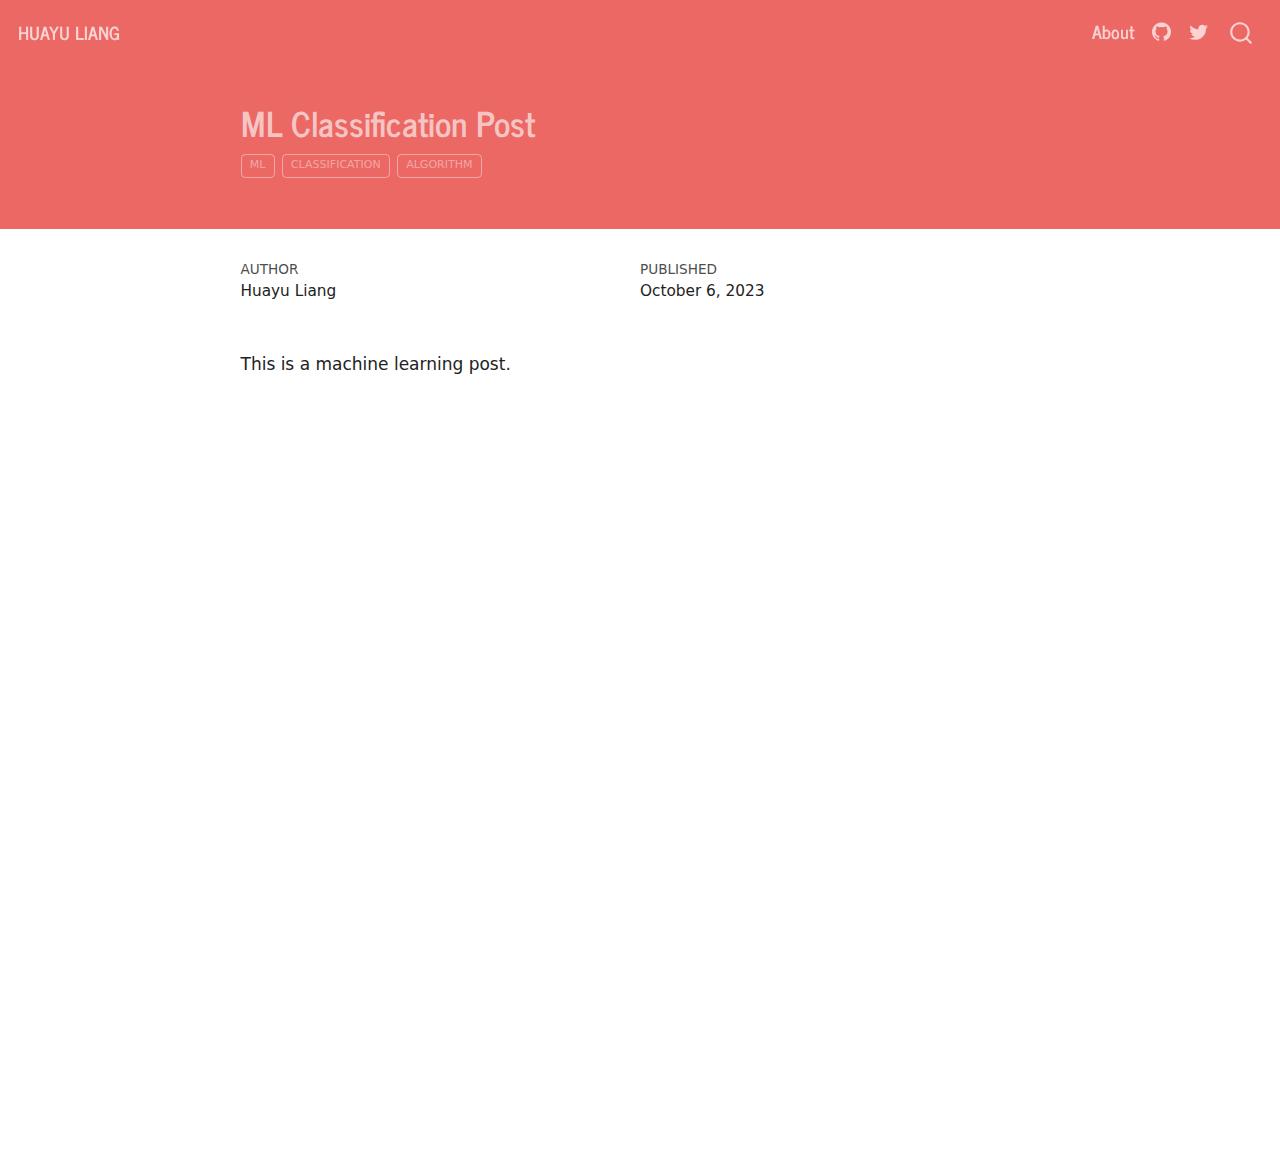
<file: docs/posts/my-new-post/index.html>
<!DOCTYPE html>
<html xmlns="http://www.w3.org/1999/xhtml" lang="en" xml:lang="en"><head>

<meta charset="utf-8">
<meta name="generator" content="quarto-1.3.450">

<meta name="viewport" content="width=device-width, initial-scale=1.0, user-scalable=yes">

<meta name="author" content="Huayu Liang">
<meta name="dcterms.date" content="2023-10-06">

<title>Huayu Liang - ML Classification Post</title>
<style>
code{white-space: pre-wrap;}
span.smallcaps{font-variant: small-caps;}
div.columns{display: flex; gap: min(4vw, 1.5em);}
div.column{flex: auto; overflow-x: auto;}
div.hanging-indent{margin-left: 1.5em; text-indent: -1.5em;}
ul.task-list{list-style: none;}
ul.task-list li input[type="checkbox"] {
  width: 0.8em;
  margin: 0 0.8em 0.2em -1em; /* quarto-specific, see https://github.com/quarto-dev/quarto-cli/issues/4556 */ 
  vertical-align: middle;
}
</style>


<script src="../../site_libs/quarto-nav/quarto-nav.js"></script>
<script src="../../site_libs/quarto-nav/headroom.min.js"></script>
<script src="../../site_libs/clipboard/clipboard.min.js"></script>
<script src="../../site_libs/quarto-search/autocomplete.umd.js"></script>
<script src="../../site_libs/quarto-search/fuse.min.js"></script>
<script src="../../site_libs/quarto-search/quarto-search.js"></script>
<meta name="quarto:offset" content="../../">
<script src="../../site_libs/quarto-html/quarto.js"></script>
<script src="../../site_libs/quarto-html/popper.min.js"></script>
<script src="../../site_libs/quarto-html/tippy.umd.min.js"></script>
<script src="../../site_libs/quarto-html/anchor.min.js"></script>
<link href="../../site_libs/quarto-html/tippy.css" rel="stylesheet">
<link href="../../site_libs/quarto-html/quarto-syntax-highlighting.css" rel="stylesheet" id="quarto-text-highlighting-styles">
<script src="../../site_libs/bootstrap/bootstrap.min.js"></script>
<link href="../../site_libs/bootstrap/bootstrap-icons.css" rel="stylesheet">
<link href="../../site_libs/bootstrap/bootstrap.min.css" rel="stylesheet" id="quarto-bootstrap" data-mode="light">
<script id="quarto-search-options" type="application/json">{
  "location": "navbar",
  "copy-button": false,
  "collapse-after": 3,
  "panel-placement": "end",
  "type": "overlay",
  "limit": 20,
  "language": {
    "search-no-results-text": "No results",
    "search-matching-documents-text": "matching documents",
    "search-copy-link-title": "Copy link to search",
    "search-hide-matches-text": "Hide additional matches",
    "search-more-match-text": "more match in this document",
    "search-more-matches-text": "more matches in this document",
    "search-clear-button-title": "Clear",
    "search-detached-cancel-button-title": "Cancel",
    "search-submit-button-title": "Submit",
    "search-label": "Search"
  }
}</script>


<link rel="stylesheet" href="../../styles.css">
</head>

<body class="nav-fixed fullcontent">

<div id="quarto-search-results"></div>
  <header id="quarto-header" class="headroom fixed-top">
    <nav class="navbar navbar-expand-lg navbar-dark ">
      <div class="navbar-container container-fluid">
      <div class="navbar-brand-container">
    <a class="navbar-brand" href="../../index.html">
    <span class="navbar-title">Huayu Liang</span>
    </a>
  </div>
            <div id="quarto-search" class="" title="Search"></div>
          <button class="navbar-toggler" type="button" data-bs-toggle="collapse" data-bs-target="#navbarCollapse" aria-controls="navbarCollapse" aria-expanded="false" aria-label="Toggle navigation" onclick="if (window.quartoToggleHeadroom) { window.quartoToggleHeadroom(); }">
  <span class="navbar-toggler-icon"></span>
</button>
          <div class="collapse navbar-collapse" id="navbarCollapse">
            <ul class="navbar-nav navbar-nav-scroll ms-auto">
  <li class="nav-item">
    <a class="nav-link" href="../../about.html" rel="" target="">
 <span class="menu-text">About</span></a>
  </li>  
  <li class="nav-item compact">
    <a class="nav-link" href="https://github.com/" rel="" target=""><i class="bi bi-github" role="img">
</i> 
 <span class="menu-text"></span></a>
  </li>  
  <li class="nav-item compact">
    <a class="nav-link" href="https://twitter.com" rel="" target=""><i class="bi bi-twitter" role="img">
</i> 
 <span class="menu-text"></span></a>
  </li>  
</ul>
            <div class="quarto-navbar-tools">
</div>
          </div> <!-- /navcollapse -->
      </div> <!-- /container-fluid -->
    </nav>
</header>
<!-- content -->
<header id="title-block-header" class="quarto-title-block default page-columns page-full">
  <div class="quarto-title-banner page-columns page-full">
    <div class="quarto-title column-body">
      <h1 class="title">ML Classification Post</h1>
                                <div class="quarto-categories">
                <div class="quarto-category">ML</div>
                <div class="quarto-category">classification</div>
                <div class="quarto-category">algorithm</div>
              </div>
                  </div>
  </div>
    
  
  <div class="quarto-title-meta">

      <div>
      <div class="quarto-title-meta-heading">Author</div>
      <div class="quarto-title-meta-contents">
               <p>Huayu Liang </p>
            </div>
    </div>
      
      <div>
      <div class="quarto-title-meta-heading">Published</div>
      <div class="quarto-title-meta-contents">
        <p class="date">October 6, 2023</p>
      </div>
    </div>
    
      
    </div>
    
  
  </header><div id="quarto-content" class="quarto-container page-columns page-rows-contents page-layout-article page-navbar">
<!-- sidebar -->
<!-- margin-sidebar -->
    
<!-- main -->
<main class="content quarto-banner-title-block" id="quarto-document-content">




<p>This is a machine learning post.</p>



</main> <!-- /main -->
<script id="quarto-html-after-body" type="application/javascript">
window.document.addEventListener("DOMContentLoaded", function (event) {
  const toggleBodyColorMode = (bsSheetEl) => {
    const mode = bsSheetEl.getAttribute("data-mode");
    const bodyEl = window.document.querySelector("body");
    if (mode === "dark") {
      bodyEl.classList.add("quarto-dark");
      bodyEl.classList.remove("quarto-light");
    } else {
      bodyEl.classList.add("quarto-light");
      bodyEl.classList.remove("quarto-dark");
    }
  }
  const toggleBodyColorPrimary = () => {
    const bsSheetEl = window.document.querySelector("link#quarto-bootstrap");
    if (bsSheetEl) {
      toggleBodyColorMode(bsSheetEl);
    }
  }
  toggleBodyColorPrimary();  
  const icon = "";
  const anchorJS = new window.AnchorJS();
  anchorJS.options = {
    placement: 'right',
    icon: icon
  };
  anchorJS.add('.anchored');
  const isCodeAnnotation = (el) => {
    for (const clz of el.classList) {
      if (clz.startsWith('code-annotation-')) {                     
        return true;
      }
    }
    return false;
  }
  const clipboard = new window.ClipboardJS('.code-copy-button', {
    text: function(trigger) {
      const codeEl = trigger.previousElementSibling.cloneNode(true);
      for (const childEl of codeEl.children) {
        if (isCodeAnnotation(childEl)) {
          childEl.remove();
        }
      }
      return codeEl.innerText;
    }
  });
  clipboard.on('success', function(e) {
    // button target
    const button = e.trigger;
    // don't keep focus
    button.blur();
    // flash "checked"
    button.classList.add('code-copy-button-checked');
    var currentTitle = button.getAttribute("title");
    button.setAttribute("title", "Copied!");
    let tooltip;
    if (window.bootstrap) {
      button.setAttribute("data-bs-toggle", "tooltip");
      button.setAttribute("data-bs-placement", "left");
      button.setAttribute("data-bs-title", "Copied!");
      tooltip = new bootstrap.Tooltip(button, 
        { trigger: "manual", 
          customClass: "code-copy-button-tooltip",
          offset: [0, -8]});
      tooltip.show();    
    }
    setTimeout(function() {
      if (tooltip) {
        tooltip.hide();
        button.removeAttribute("data-bs-title");
        button.removeAttribute("data-bs-toggle");
        button.removeAttribute("data-bs-placement");
      }
      button.setAttribute("title", currentTitle);
      button.classList.remove('code-copy-button-checked');
    }, 1000);
    // clear code selection
    e.clearSelection();
  });
  function tippyHover(el, contentFn) {
    const config = {
      allowHTML: true,
      content: contentFn,
      maxWidth: 500,
      delay: 100,
      arrow: false,
      appendTo: function(el) {
          return el.parentElement;
      },
      interactive: true,
      interactiveBorder: 10,
      theme: 'quarto',
      placement: 'bottom-start'
    };
    window.tippy(el, config); 
  }
  const noterefs = window.document.querySelectorAll('a[role="doc-noteref"]');
  for (var i=0; i<noterefs.length; i++) {
    const ref = noterefs[i];
    tippyHover(ref, function() {
      // use id or data attribute instead here
      let href = ref.getAttribute('data-footnote-href') || ref.getAttribute('href');
      try { href = new URL(href).hash; } catch {}
      const id = href.replace(/^#\/?/, "");
      const note = window.document.getElementById(id);
      return note.innerHTML;
    });
  }
      let selectedAnnoteEl;
      const selectorForAnnotation = ( cell, annotation) => {
        let cellAttr = 'data-code-cell="' + cell + '"';
        let lineAttr = 'data-code-annotation="' +  annotation + '"';
        const selector = 'span[' + cellAttr + '][' + lineAttr + ']';
        return selector;
      }
      const selectCodeLines = (annoteEl) => {
        const doc = window.document;
        const targetCell = annoteEl.getAttribute("data-target-cell");
        const targetAnnotation = annoteEl.getAttribute("data-target-annotation");
        const annoteSpan = window.document.querySelector(selectorForAnnotation(targetCell, targetAnnotation));
        const lines = annoteSpan.getAttribute("data-code-lines").split(",");
        const lineIds = lines.map((line) => {
          return targetCell + "-" + line;
        })
        let top = null;
        let height = null;
        let parent = null;
        if (lineIds.length > 0) {
            //compute the position of the single el (top and bottom and make a div)
            const el = window.document.getElementById(lineIds[0]);
            top = el.offsetTop;
            height = el.offsetHeight;
            parent = el.parentElement.parentElement;
          if (lineIds.length > 1) {
            const lastEl = window.document.getElementById(lineIds[lineIds.length - 1]);
            const bottom = lastEl.offsetTop + lastEl.offsetHeight;
            height = bottom - top;
          }
          if (top !== null && height !== null && parent !== null) {
            // cook up a div (if necessary) and position it 
            let div = window.document.getElementById("code-annotation-line-highlight");
            if (div === null) {
              div = window.document.createElement("div");
              div.setAttribute("id", "code-annotation-line-highlight");
              div.style.position = 'absolute';
              parent.appendChild(div);
            }
            div.style.top = top - 2 + "px";
            div.style.height = height + 4 + "px";
            let gutterDiv = window.document.getElementById("code-annotation-line-highlight-gutter");
            if (gutterDiv === null) {
              gutterDiv = window.document.createElement("div");
              gutterDiv.setAttribute("id", "code-annotation-line-highlight-gutter");
              gutterDiv.style.position = 'absolute';
              const codeCell = window.document.getElementById(targetCell);
              const gutter = codeCell.querySelector('.code-annotation-gutter');
              gutter.appendChild(gutterDiv);
            }
            gutterDiv.style.top = top - 2 + "px";
            gutterDiv.style.height = height + 4 + "px";
          }
          selectedAnnoteEl = annoteEl;
        }
      };
      const unselectCodeLines = () => {
        const elementsIds = ["code-annotation-line-highlight", "code-annotation-line-highlight-gutter"];
        elementsIds.forEach((elId) => {
          const div = window.document.getElementById(elId);
          if (div) {
            div.remove();
          }
        });
        selectedAnnoteEl = undefined;
      };
      // Attach click handler to the DT
      const annoteDls = window.document.querySelectorAll('dt[data-target-cell]');
      for (const annoteDlNode of annoteDls) {
        annoteDlNode.addEventListener('click', (event) => {
          const clickedEl = event.target;
          if (clickedEl !== selectedAnnoteEl) {
            unselectCodeLines();
            const activeEl = window.document.querySelector('dt[data-target-cell].code-annotation-active');
            if (activeEl) {
              activeEl.classList.remove('code-annotation-active');
            }
            selectCodeLines(clickedEl);
            clickedEl.classList.add('code-annotation-active');
          } else {
            // Unselect the line
            unselectCodeLines();
            clickedEl.classList.remove('code-annotation-active');
          }
        });
      }
  const findCites = (el) => {
    const parentEl = el.parentElement;
    if (parentEl) {
      const cites = parentEl.dataset.cites;
      if (cites) {
        return {
          el,
          cites: cites.split(' ')
        };
      } else {
        return findCites(el.parentElement)
      }
    } else {
      return undefined;
    }
  };
  var bibliorefs = window.document.querySelectorAll('a[role="doc-biblioref"]');
  for (var i=0; i<bibliorefs.length; i++) {
    const ref = bibliorefs[i];
    const citeInfo = findCites(ref);
    if (citeInfo) {
      tippyHover(citeInfo.el, function() {
        var popup = window.document.createElement('div');
        citeInfo.cites.forEach(function(cite) {
          var citeDiv = window.document.createElement('div');
          citeDiv.classList.add('hanging-indent');
          citeDiv.classList.add('csl-entry');
          var biblioDiv = window.document.getElementById('ref-' + cite);
          if (biblioDiv) {
            citeDiv.innerHTML = biblioDiv.innerHTML;
          }
          popup.appendChild(citeDiv);
        });
        return popup.innerHTML;
      });
    }
  }
});
</script>
</div> <!-- /content -->



</body></html>
</file>
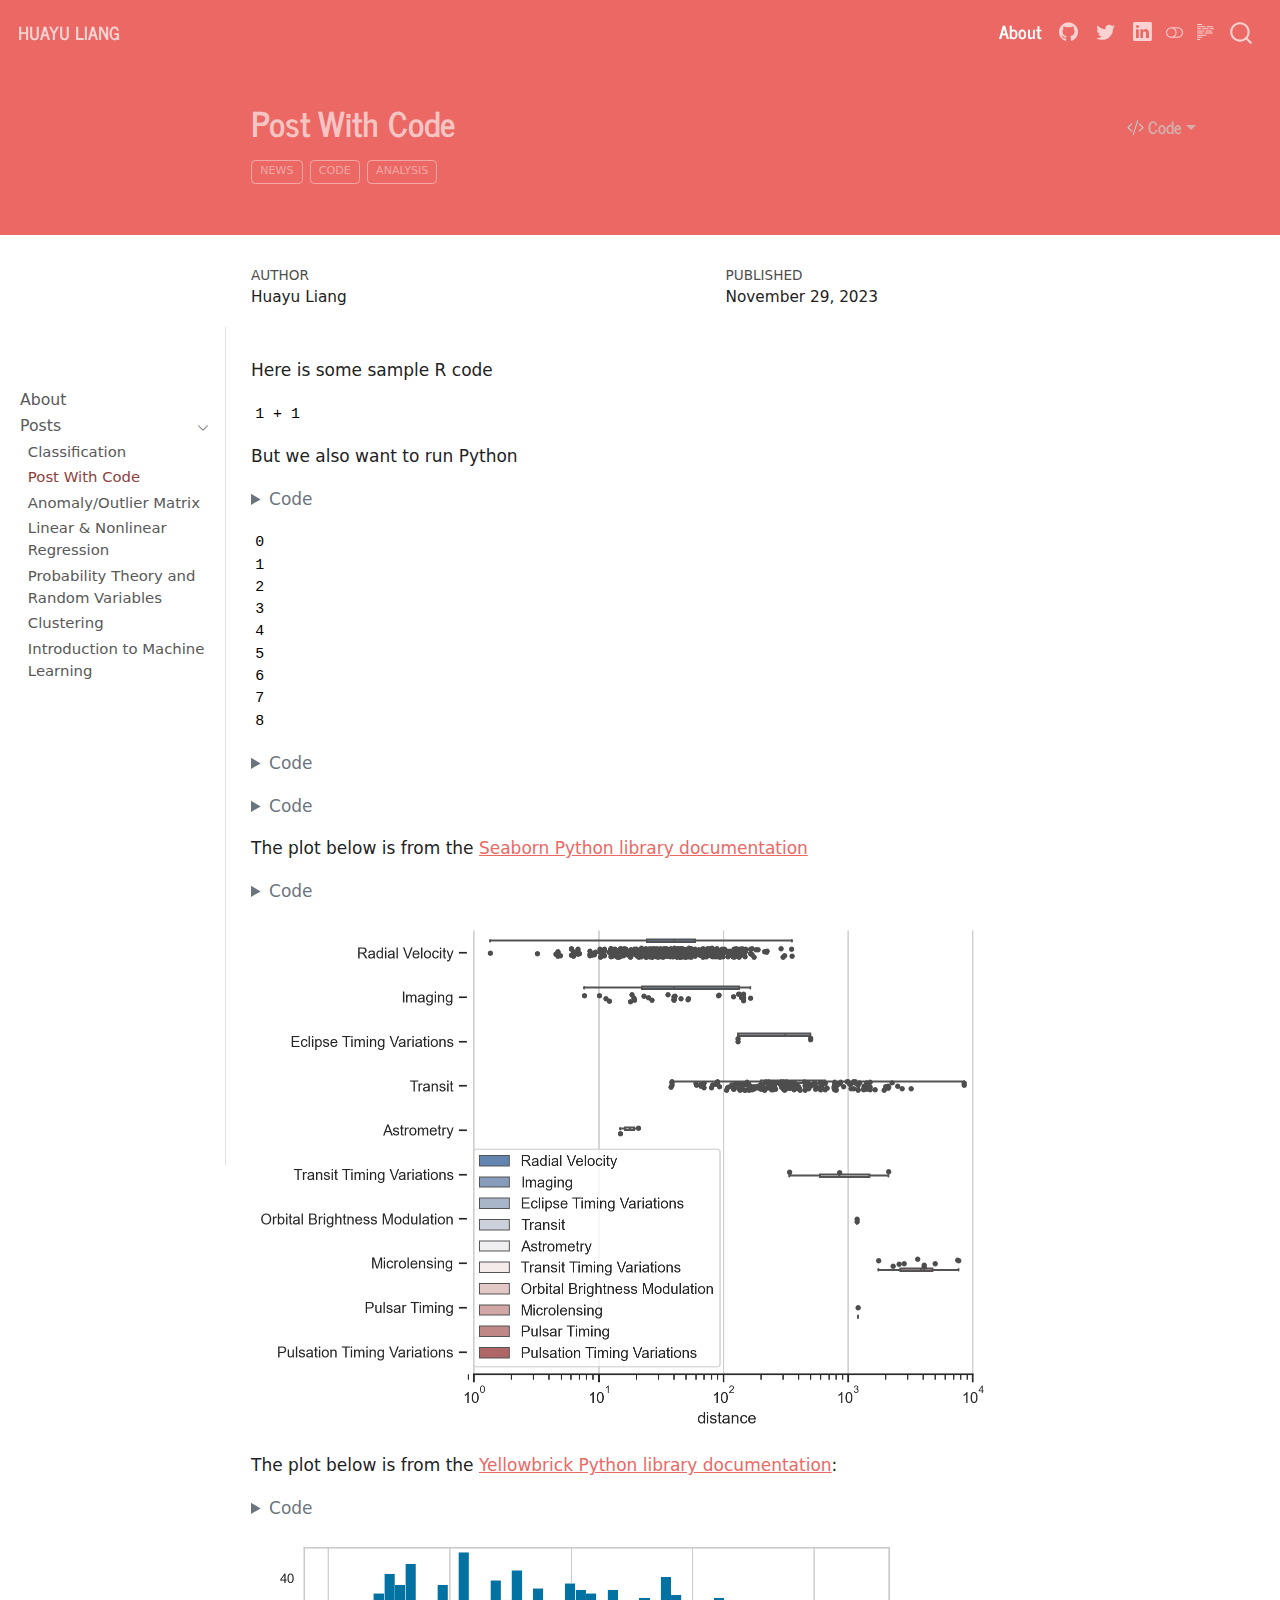
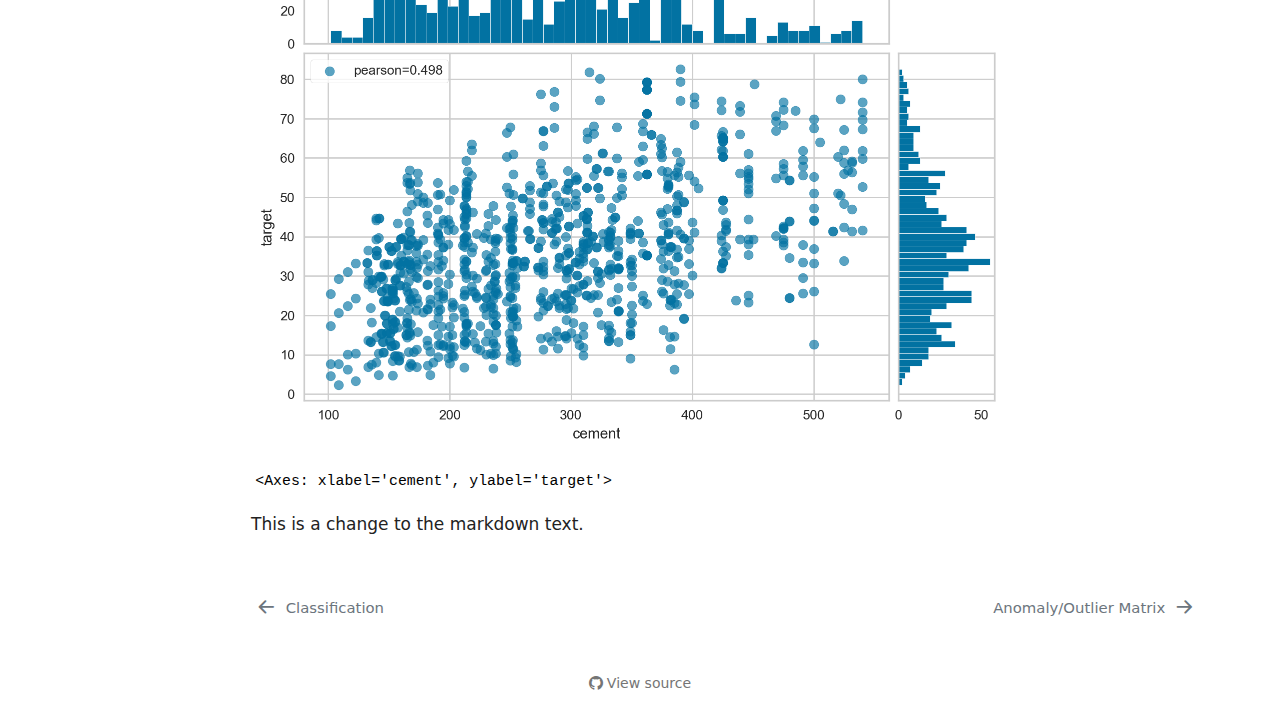
<file: docs/posts/post-with-code/index.html>
<!DOCTYPE html>
<html xmlns="http://www.w3.org/1999/xhtml" lang="en" xml:lang="en"><head>

<meta charset="utf-8">
<meta name="generator" content="quarto-1.3.450">

<meta name="viewport" content="width=device-width, initial-scale=1.0, user-scalable=yes">

<meta name="author" content="Huayu Liang">
<meta name="dcterms.date" content="2023-11-29">

<title>Huayu Liang - Post With Code</title>
<style>
code{white-space: pre-wrap;}
span.smallcaps{font-variant: small-caps;}
div.columns{display: flex; gap: min(4vw, 1.5em);}
div.column{flex: auto; overflow-x: auto;}
div.hanging-indent{margin-left: 1.5em; text-indent: -1.5em;}
ul.task-list{list-style: none;}
ul.task-list li input[type="checkbox"] {
  width: 0.8em;
  margin: 0 0.8em 0.2em -1em; /* quarto-specific, see https://github.com/quarto-dev/quarto-cli/issues/4556 */ 
  vertical-align: middle;
}
/* CSS for syntax highlighting */
pre > code.sourceCode { white-space: pre; position: relative; }
pre > code.sourceCode > span { display: inline-block; line-height: 1.25; }
pre > code.sourceCode > span:empty { height: 1.2em; }
.sourceCode { overflow: visible; }
code.sourceCode > span { color: inherit; text-decoration: inherit; }
div.sourceCode { margin: 1em 0; }
pre.sourceCode { margin: 0; }
@media screen {
div.sourceCode { overflow: auto; }
}
@media print {
pre > code.sourceCode { white-space: pre-wrap; }
pre > code.sourceCode > span { text-indent: -5em; padding-left: 5em; }
}
pre.numberSource code
  { counter-reset: source-line 0; }
pre.numberSource code > span
  { position: relative; left: -4em; counter-increment: source-line; }
pre.numberSource code > span > a:first-child::before
  { content: counter(source-line);
    position: relative; left: -1em; text-align: right; vertical-align: baseline;
    border: none; display: inline-block;
    -webkit-touch-callout: none; -webkit-user-select: none;
    -khtml-user-select: none; -moz-user-select: none;
    -ms-user-select: none; user-select: none;
    padding: 0 4px; width: 4em;
  }
pre.numberSource { margin-left: 3em;  padding-left: 4px; }
div.sourceCode
  {   }
@media screen {
pre > code.sourceCode > span > a:first-child::before { text-decoration: underline; }
}
</style>


<script src="../../site_libs/quarto-nav/quarto-nav.js"></script>
<script src="../../site_libs/quarto-nav/headroom.min.js"></script>
<script src="../../site_libs/clipboard/clipboard.min.js"></script>
<script src="../../site_libs/quarto-search/autocomplete.umd.js"></script>
<script src="../../site_libs/quarto-search/fuse.min.js"></script>
<script src="../../site_libs/quarto-search/quarto-search.js"></script>
<meta name="quarto:offset" content="../../">
<link href="../../posts/Anomaly Outlier Matrix/index.html" rel="next">
<link href="../../posts/Classification/index.html" rel="prev">
<script src="../../site_libs/quarto-html/quarto.js"></script>
<script src="../../site_libs/quarto-html/popper.min.js"></script>
<script src="../../site_libs/quarto-html/tippy.umd.min.js"></script>
<script src="../../site_libs/quarto-html/anchor.min.js"></script>
<link href="../../site_libs/quarto-html/tippy.css" rel="stylesheet">
<link href="../../site_libs/quarto-html/quarto-syntax-highlighting.css" rel="stylesheet" class="quarto-color-scheme" id="quarto-text-highlighting-styles">
<link href="../../site_libs/quarto-html/quarto-syntax-highlighting-dark.css" rel="prefetch" class="quarto-color-scheme quarto-color-alternate" id="quarto-text-highlighting-styles">
<script src="../../site_libs/bootstrap/bootstrap.min.js"></script>
<link href="../../site_libs/bootstrap/bootstrap-icons.css" rel="stylesheet">
<link href="../../site_libs/bootstrap/bootstrap.min.css" rel="stylesheet" class="quarto-color-scheme" id="quarto-bootstrap" data-mode="light">
<link href="../../site_libs/bootstrap/bootstrap-dark.min.css" rel="prefetch" class="quarto-color-scheme quarto-color-alternate" id="quarto-bootstrap" data-mode="dark">
<script id="quarto-search-options" type="application/json">{
  "location": "navbar",
  "copy-button": false,
  "collapse-after": 3,
  "panel-placement": "end",
  "type": "overlay",
  "limit": 20,
  "language": {
    "search-no-results-text": "No results",
    "search-matching-documents-text": "matching documents",
    "search-copy-link-title": "Copy link to search",
    "search-hide-matches-text": "Hide additional matches",
    "search-more-match-text": "more match in this document",
    "search-more-matches-text": "more matches in this document",
    "search-clear-button-title": "Clear",
    "search-detached-cancel-button-title": "Cancel",
    "search-submit-button-title": "Submit",
    "search-label": "Search"
  }
}</script>


<link rel="stylesheet" href="../../styles.css">
</head>

<body class="nav-sidebar docked nav-fixed fullcontent">

<div id="quarto-search-results"></div>
  <header id="quarto-header" class="headroom fixed-top">
    <nav class="navbar navbar-expand-lg navbar-dark ">
      <div class="navbar-container container-fluid">
      <div class="navbar-brand-container">
    <a class="navbar-brand" href="../../index.html">
    <span class="navbar-title">Huayu Liang</span>
    </a>
  </div>
            <div id="quarto-search" class="" title="Search"></div>
          <button class="navbar-toggler" type="button" data-bs-toggle="collapse" data-bs-target="#navbarCollapse" aria-controls="navbarCollapse" aria-expanded="false" aria-label="Toggle navigation" onclick="if (window.quartoToggleHeadroom) { window.quartoToggleHeadroom(); }">
  <span class="navbar-toggler-icon"></span>
</button>
          <div class="collapse navbar-collapse" id="navbarCollapse">
            <ul class="navbar-nav navbar-nav-scroll ms-auto">
  <li class="nav-item">
    <a class="nav-link active" href="../../about.html" rel="" target="" aria-current="page">
 <span class="menu-text">About</span></a>
  </li>  
  <li class="nav-item compact">
    <a class="nav-link" href="https://github.com/huayu1998" rel="" target=""><i class="bi bi-github" role="img">
</i> 
 <span class="menu-text"></span></a>
  </li>  
  <li class="nav-item compact">
    <a class="nav-link" href="https://twitter.com/KiraLL98" rel="" target=""><i class="bi bi-twitter" role="img">
</i> 
 <span class="menu-text"></span></a>
  </li>  
  <li class="nav-item compact">
    <a class="nav-link" href="https://www.linkedin.com/in/huayu-liang-7ba623213/" rel="" target=""><i class="bi bi-linkedin" role="img">
</i> 
 <span class="menu-text"></span></a>
  </li>  
</ul>
            <div class="quarto-navbar-tools">
  <a href="" class="quarto-color-scheme-toggle quarto-navigation-tool  px-1" onclick="window.quartoToggleColorScheme(); return false;" title="Toggle dark mode"><i class="bi"></i></a>
  <a href="" class="quarto-reader-toggle quarto-navigation-tool px-1" onclick="window.quartoToggleReader(); return false;" title="Toggle reader mode">
  <div class="quarto-reader-toggle-btn">
  <i class="bi"></i>
  </div>
</a>
</div>
          </div> <!-- /navcollapse -->
      </div> <!-- /container-fluid -->
    </nav>
  <nav class="quarto-secondary-nav">
    <div class="container-fluid d-flex">
      <button type="button" class="quarto-btn-toggle btn" data-bs-toggle="collapse" data-bs-target="#quarto-sidebar,#quarto-sidebar-glass" aria-controls="quarto-sidebar" aria-expanded="false" aria-label="Toggle sidebar navigation" onclick="if (window.quartoToggleHeadroom) { window.quartoToggleHeadroom(); }">
        <i class="bi bi-layout-text-sidebar-reverse"></i>
      </button>
      <nav class="quarto-page-breadcrumbs" aria-label="breadcrumb"><ol class="breadcrumb"><li class="breadcrumb-item"><a href="../../posts/Classification/index.html">Posts</a></li><li class="breadcrumb-item"><a href="../../posts/post-with-code/index.html">Post With Code</a></li></ol></nav>
      <a class="flex-grow-1" role="button" data-bs-toggle="collapse" data-bs-target="#quarto-sidebar,#quarto-sidebar-glass" aria-controls="quarto-sidebar" aria-expanded="false" aria-label="Toggle sidebar navigation" onclick="if (window.quartoToggleHeadroom) { window.quartoToggleHeadroom(); }">      
      </a>
      <button type="button" class="btn quarto-search-button" aria-label="" onclick="window.quartoOpenSearch();">
        <i class="bi bi-search"></i>
      </button>
    </div>
  </nav>
</header>
<!-- content -->
<header id="title-block-header" class="quarto-title-block default page-columns page-full">
  <div class="quarto-title-banner page-columns page-full">
    <div class="quarto-title column-body">
      <div class="quarto-title-block"><div><h1 class="title">Post With Code</h1><button type="button" class="btn code-tools-button dropdown-toggle" id="quarto-code-tools-menu" data-bs-toggle="dropdown" aria-expanded="false"><i class="bi"></i> Code</button><ul class="dropdown-menu dropdown-menu-end" aria-labelelledby="quarto-code-tools-menu"><li><a id="quarto-show-all-code" class="dropdown-item" href="javascript:void(0)" role="button">Show All Code</a></li><li><a id="quarto-hide-all-code" class="dropdown-item" href="javascript:void(0)" role="button">Hide All Code</a></li><li><hr class="dropdown-divider"></li><li><a id="quarto-view-source" class="dropdown-item" href="javascript:void(0)" role="button">View Source</a></li></ul></div></div>
                                <div class="quarto-categories">
                <div class="quarto-category">news</div>
                <div class="quarto-category">code</div>
                <div class="quarto-category">analysis</div>
              </div>
                  </div>
  </div>
    
  
  <div class="quarto-title-meta">

      <div>
      <div class="quarto-title-meta-heading">Author</div>
      <div class="quarto-title-meta-contents">
               <p>Huayu Liang </p>
            </div>
    </div>
      
      <div>
      <div class="quarto-title-meta-heading">Published</div>
      <div class="quarto-title-meta-contents">
        <p class="date">November 29, 2023</p>
      </div>
    </div>
    
      
    </div>
    
  
  </header><div id="quarto-content" class="quarto-container page-columns page-rows-contents page-layout-article page-navbar">
<!-- sidebar -->
  <nav id="quarto-sidebar" class="sidebar collapse collapse-horizontal sidebar-navigation docked overflow-auto">
        <div class="mt-2 flex-shrink-0 align-items-center">
        <div class="sidebar-search">
        <div id="quarto-search" class="" title="Search"></div>
        </div>
        </div>
    <div class="sidebar-menu-container"> 
    <ul class="list-unstyled mt-1">
        <li class="sidebar-item">
  <div class="sidebar-item-container"> 
  <a href="../../about.html" class="sidebar-item-text sidebar-link">
 <span class="menu-text">About</span></a>
  </div>
</li>
        <li class="sidebar-item sidebar-item-section">
      <div class="sidebar-item-container"> 
            <a class="sidebar-item-text sidebar-link text-start" data-bs-toggle="collapse" data-bs-target="#quarto-sidebar-section-1" aria-expanded="true">
 <span class="menu-text">Posts</span></a>
          <a class="sidebar-item-toggle text-start" data-bs-toggle="collapse" data-bs-target="#quarto-sidebar-section-1" aria-expanded="true" aria-label="Toggle section">
            <i class="bi bi-chevron-right ms-2"></i>
          </a> 
      </div>
      <ul id="quarto-sidebar-section-1" class="collapse list-unstyled sidebar-section depth1 show">  
          <li class="sidebar-item">
  <div class="sidebar-item-container"> 
  <a href="../../posts/Classification/index.html" class="sidebar-item-text sidebar-link">
 <span class="menu-text">Classification</span></a>
  </div>
</li>
          <li class="sidebar-item">
  <div class="sidebar-item-container"> 
  <a href="../../posts/post-with-code/index.html" class="sidebar-item-text sidebar-link active">
 <span class="menu-text">Post With Code</span></a>
  </div>
</li>
          <li class="sidebar-item">
  <div class="sidebar-item-container"> 
  <a href="../../posts/Anomaly Outlier Matrix/index.html" class="sidebar-item-text sidebar-link">
 <span class="menu-text">Anomaly/Outlier Matrix</span></a>
  </div>
</li>
          <li class="sidebar-item">
  <div class="sidebar-item-container"> 
  <a href="../../posts/Linear and Nonlinear Regression/index.html" class="sidebar-item-text sidebar-link">
 <span class="menu-text">Linear &amp; Nonlinear Regression</span></a>
  </div>
</li>
          <li class="sidebar-item">
  <div class="sidebar-item-container"> 
  <a href="../../posts/Probability Theory and Random Variables/index.html" class="sidebar-item-text sidebar-link">
 <span class="menu-text">Probability Theory and Random Variables</span></a>
  </div>
</li>
          <li class="sidebar-item">
  <div class="sidebar-item-container"> 
  <a href="../../posts/Clustering/index.html" class="sidebar-item-text sidebar-link">
 <span class="menu-text">Clustering</span></a>
  </div>
</li>
          <li class="sidebar-item">
  <div class="sidebar-item-container"> 
  <a href="../../posts/Intro To Machine Learning/index.html" class="sidebar-item-text sidebar-link">
 <span class="menu-text">Introduction to Machine Learning</span></a>
  </div>
</li>
      </ul>
  </li>
    </ul>
    </div>
</nav>
<div id="quarto-sidebar-glass" data-bs-toggle="collapse" data-bs-target="#quarto-sidebar,#quarto-sidebar-glass"></div>
<!-- margin-sidebar -->
    
<!-- main -->
<main class="content quarto-banner-title-block" id="quarto-document-content">




<p>Here is some sample R code</p>
<pre class="{r}"><code>1 + 1</code></pre>
<p>But we also want to run Python</p>
<div class="cell" data-execution_count="1">
<details>
<summary>Code</summary>
<div class="sourceCode cell-code" id="cb2"><pre class="sourceCode markdown code-with-copy"><code class="sourceCode markdown"><span id="cb2-1"><a href="#cb2-1" aria-hidden="true" tabindex="-1"></a><span class="in">```{python}</span></span>
<span id="cb2-2"><a href="#cb2-2" aria-hidden="true" tabindex="-1"></a><span class="cf">for</span> i <span class="kw">in</span> <span class="bu">range</span>(<span class="dv">9</span>):</span>
<span id="cb2-3"><a href="#cb2-3" aria-hidden="true" tabindex="-1"></a>  <span class="bu">print</span>(i)</span>
<span id="cb2-4"><a href="#cb2-4" aria-hidden="true" tabindex="-1"></a><span class="in">```</span></span></code><button title="Copy to Clipboard" class="code-copy-button"><i class="bi"></i></button></pre></div>
</details>
<div class="cell-output cell-output-stdout">
<pre><code>0
1
2
3
4
5
6
7
8</code></pre>
</div>
</div>
<div class="cell" data-execution_count="2">
<details>
<summary>Code</summary>
<div class="sourceCode cell-code" id="cb4"><pre class="sourceCode markdown code-with-copy"><code class="sourceCode markdown"><span id="cb4-1"><a href="#cb4-1" aria-hidden="true" tabindex="-1"></a><span class="in">```{python}</span></span>
<span id="cb4-2"><a href="#cb4-2" aria-hidden="true" tabindex="-1"></a>x <span class="op">=</span> <span class="dv">5</span></span>
<span id="cb4-3"><a href="#cb4-3" aria-hidden="true" tabindex="-1"></a><span class="in">```</span></span></code><button title="Copy to Clipboard" class="code-copy-button"><i class="bi"></i></button></pre></div>
</details>
</div>
<div class="cell" data-execution_count="3">
<details>
<summary>Code</summary>
<div class="sourceCode cell-code" id="cb5"><pre class="sourceCode markdown code-with-copy"><code class="sourceCode markdown"><span id="cb5-1"><a href="#cb5-1" aria-hidden="true" tabindex="-1"></a><span class="in">```{python}</span></span>
<span id="cb5-2"><a href="#cb5-2" aria-hidden="true" tabindex="-1"></a><span class="co">#| output: false</span></span>
<span id="cb5-3"><a href="#cb5-3" aria-hidden="true" tabindex="-1"></a><span class="co"># Testing a change in Jupyter notebook</span></span>
<span id="cb5-4"><a href="#cb5-4" aria-hidden="true" tabindex="-1"></a><span class="co"># I'm writing this now in RStudio</span></span>
<span id="cb5-5"><a href="#cb5-5" aria-hidden="true" tabindex="-1"></a><span class="co"># I'm writing this now in Jupyterlab again</span></span>
<span id="cb5-6"><a href="#cb5-6" aria-hidden="true" tabindex="-1"></a><span class="im">import</span> warnings</span>
<span id="cb5-7"><a href="#cb5-7" aria-hidden="true" tabindex="-1"></a></span>
<span id="cb5-8"><a href="#cb5-8" aria-hidden="true" tabindex="-1"></a>warnings.filterwarnings(<span class="st">"ignore"</span>)</span>
<span id="cb5-9"><a href="#cb5-9" aria-hidden="true" tabindex="-1"></a><span class="in">```</span></span></code><button title="Copy to Clipboard" class="code-copy-button"><i class="bi"></i></button></pre></div>
</details>
</div>
<p>The plot below is from the <a href="https://seaborn.pydata.org/examples/horizontal_boxplot.html">Seaborn Python library documentation</a></p>
<div class="cell" data-execution_count="4">
<details>
<summary>Code</summary>
<div class="sourceCode cell-code" id="cb6"><pre class="sourceCode markdown code-with-copy"><code class="sourceCode markdown"><span id="cb6-1"><a href="#cb6-1" aria-hidden="true" tabindex="-1"></a><span class="in">```{python}</span></span>
<span id="cb6-2"><a href="#cb6-2" aria-hidden="true" tabindex="-1"></a><span class="im">import</span> seaborn <span class="im">as</span> sns</span>
<span id="cb6-3"><a href="#cb6-3" aria-hidden="true" tabindex="-1"></a><span class="im">import</span> matplotlib.pyplot <span class="im">as</span> plt</span>
<span id="cb6-4"><a href="#cb6-4" aria-hidden="true" tabindex="-1"></a>sns.set_theme(style<span class="op">=</span><span class="st">"ticks"</span>)</span>
<span id="cb6-5"><a href="#cb6-5" aria-hidden="true" tabindex="-1"></a><span class="co"># Initialize the figure with a logarithmic x axis</span></span>
<span id="cb6-6"><a href="#cb6-6" aria-hidden="true" tabindex="-1"></a>f, ax <span class="op">=</span> plt.subplots(figsize<span class="op">=</span>(<span class="dv">7</span>, <span class="dv">6</span>))</span>
<span id="cb6-7"><a href="#cb6-7" aria-hidden="true" tabindex="-1"></a>ax.set_xscale(<span class="st">"log"</span>)</span>
<span id="cb6-8"><a href="#cb6-8" aria-hidden="true" tabindex="-1"></a><span class="co"># Load the example planets dataset</span></span>
<span id="cb6-9"><a href="#cb6-9" aria-hidden="true" tabindex="-1"></a>planets <span class="op">=</span> sns.load_dataset(<span class="st">"planets"</span>)</span>
<span id="cb6-10"><a href="#cb6-10" aria-hidden="true" tabindex="-1"></a><span class="co"># Plot the orbital period with horizontal boxes</span></span>
<span id="cb6-11"><a href="#cb6-11" aria-hidden="true" tabindex="-1"></a>sns.boxplot(</span>
<span id="cb6-12"><a href="#cb6-12" aria-hidden="true" tabindex="-1"></a>    planets, x<span class="op">=</span><span class="st">"distance"</span>, y<span class="op">=</span><span class="st">"method"</span>, hue<span class="op">=</span><span class="st">"method"</span>,</span>
<span id="cb6-13"><a href="#cb6-13" aria-hidden="true" tabindex="-1"></a>    whis<span class="op">=</span>[<span class="dv">0</span>, <span class="dv">100</span>], width<span class="op">=</span><span class="fl">.6</span>, palette<span class="op">=</span><span class="st">"vlag"</span></span>
<span id="cb6-14"><a href="#cb6-14" aria-hidden="true" tabindex="-1"></a>)</span>
<span id="cb6-15"><a href="#cb6-15" aria-hidden="true" tabindex="-1"></a><span class="co"># Add in points to show each observation</span></span>
<span id="cb6-16"><a href="#cb6-16" aria-hidden="true" tabindex="-1"></a>sns.stripplot(planets, x<span class="op">=</span><span class="st">"distance"</span>, y<span class="op">=</span><span class="st">"method"</span>, size<span class="op">=</span><span class="dv">4</span>, color<span class="op">=</span><span class="st">".3"</span>)</span>
<span id="cb6-17"><a href="#cb6-17" aria-hidden="true" tabindex="-1"></a><span class="co"># Tweak the visual presentation</span></span>
<span id="cb6-18"><a href="#cb6-18" aria-hidden="true" tabindex="-1"></a>ax.xaxis.grid(<span class="va">True</span>)</span>
<span id="cb6-19"><a href="#cb6-19" aria-hidden="true" tabindex="-1"></a>ax.<span class="bu">set</span>(ylabel<span class="op">=</span><span class="st">""</span>)</span>
<span id="cb6-20"><a href="#cb6-20" aria-hidden="true" tabindex="-1"></a>sns.despine(trim<span class="op">=</span><span class="va">True</span>, left<span class="op">=</span><span class="va">True</span>)</span>
<span id="cb6-21"><a href="#cb6-21" aria-hidden="true" tabindex="-1"></a><span class="in">```</span></span></code><button title="Copy to Clipboard" class="code-copy-button"><i class="bi"></i></button></pre></div>
</details>
<div class="cell-output cell-output-display">
<p><img src="index_files/figure-html/cell-5-output-1.png" width="746" height="515"></p>
</div>
</div>
<p>The plot below is from the <a href="https://www.scikit-yb.org/en/latest/api/features/jointplot.html?highlight=joint%20plot#joint-plot-visualization">Yellowbrick Python library documentation</a>:</p>
<div class="cell" data-execution_count="5">
<details>
<summary>Code</summary>
<div class="sourceCode cell-code" id="cb7"><pre class="sourceCode markdown code-with-copy"><code class="sourceCode markdown"><span id="cb7-1"><a href="#cb7-1" aria-hidden="true" tabindex="-1"></a><span class="in">```{python}</span></span>
<span id="cb7-2"><a href="#cb7-2" aria-hidden="true" tabindex="-1"></a><span class="im">import</span> numpy <span class="im">as</span> np</span>
<span id="cb7-3"><a href="#cb7-3" aria-hidden="true" tabindex="-1"></a><span class="im">from</span> yellowbrick.datasets <span class="im">import</span> load_concrete</span>
<span id="cb7-4"><a href="#cb7-4" aria-hidden="true" tabindex="-1"></a><span class="im">from</span> yellowbrick.features <span class="im">import</span> JointPlotVisualizer</span>
<span id="cb7-5"><a href="#cb7-5" aria-hidden="true" tabindex="-1"></a></span>
<span id="cb7-6"><a href="#cb7-6" aria-hidden="true" tabindex="-1"></a><span class="co"># Load the dataset</span></span>
<span id="cb7-7"><a href="#cb7-7" aria-hidden="true" tabindex="-1"></a>X, y <span class="op">=</span> load_concrete()</span>
<span id="cb7-8"><a href="#cb7-8" aria-hidden="true" tabindex="-1"></a></span>
<span id="cb7-9"><a href="#cb7-9" aria-hidden="true" tabindex="-1"></a><span class="co"># Instantiate the visualizer</span></span>
<span id="cb7-10"><a href="#cb7-10" aria-hidden="true" tabindex="-1"></a>visualizer <span class="op">=</span> JointPlotVisualizer(columns<span class="op">=</span><span class="st">"cement"</span>)</span>
<span id="cb7-11"><a href="#cb7-11" aria-hidden="true" tabindex="-1"></a></span>
<span id="cb7-12"><a href="#cb7-12" aria-hidden="true" tabindex="-1"></a>visualizer.fit_transform(X, y)        <span class="co"># Fit and transform the data</span></span>
<span id="cb7-13"><a href="#cb7-13" aria-hidden="true" tabindex="-1"></a>visualizer.show()                     <span class="co"># Finalize and render the figure</span></span>
<span id="cb7-14"><a href="#cb7-14" aria-hidden="true" tabindex="-1"></a><span class="in">```</span></span></code><button title="Copy to Clipboard" class="code-copy-button"><i class="bi"></i></button></pre></div>
</details>
<div class="cell-output cell-output-display">
<p><img src="index_files/figure-html/cell-6-output-1.png" width="753" height="513"></p>
</div>
<div class="cell-output cell-output-display" data-execution_count="5">
<pre><code>&lt;Axes: xlabel='cement', ylabel='target'&gt;</code></pre>
</div>
</div>
<p>This is a change to the markdown text.</p>


<!-- -->


<a onclick="window.scrollTo(0, 0); return false;" role="button" id="quarto-back-to-top"><i class="bi bi-arrow-up"></i> Back to top</a></main> <!-- /main -->
<script id="quarto-html-after-body" type="application/javascript">
window.document.addEventListener("DOMContentLoaded", function (event) {
  const toggleBodyColorMode = (bsSheetEl) => {
    const mode = bsSheetEl.getAttribute("data-mode");
    const bodyEl = window.document.querySelector("body");
    if (mode === "dark") {
      bodyEl.classList.add("quarto-dark");
      bodyEl.classList.remove("quarto-light");
    } else {
      bodyEl.classList.add("quarto-light");
      bodyEl.classList.remove("quarto-dark");
    }
  }
  const toggleBodyColorPrimary = () => {
    const bsSheetEl = window.document.querySelector("link#quarto-bootstrap");
    if (bsSheetEl) {
      toggleBodyColorMode(bsSheetEl);
    }
  }
  toggleBodyColorPrimary();  
  const disableStylesheet = (stylesheets) => {
    for (let i=0; i < stylesheets.length; i++) {
      const stylesheet = stylesheets[i];
      stylesheet.rel = 'prefetch';
    }
  }
  const enableStylesheet = (stylesheets) => {
    for (let i=0; i < stylesheets.length; i++) {
      const stylesheet = stylesheets[i];
      stylesheet.rel = 'stylesheet';
    }
  }
  const manageTransitions = (selector, allowTransitions) => {
    const els = window.document.querySelectorAll(selector);
    for (let i=0; i < els.length; i++) {
      const el = els[i];
      if (allowTransitions) {
        el.classList.remove('notransition');
      } else {
        el.classList.add('notransition');
      }
    }
  }
  const toggleColorMode = (alternate) => {
    // Switch the stylesheets
    const alternateStylesheets = window.document.querySelectorAll('link.quarto-color-scheme.quarto-color-alternate');
    manageTransitions('#quarto-margin-sidebar .nav-link', false);
    if (alternate) {
      enableStylesheet(alternateStylesheets);
      for (const sheetNode of alternateStylesheets) {
        if (sheetNode.id === "quarto-bootstrap") {
          toggleBodyColorMode(sheetNode);
        }
      }
    } else {
      disableStylesheet(alternateStylesheets);
      toggleBodyColorPrimary();
    }
    manageTransitions('#quarto-margin-sidebar .nav-link', true);
    // Switch the toggles
    const toggles = window.document.querySelectorAll('.quarto-color-scheme-toggle');
    for (let i=0; i < toggles.length; i++) {
      const toggle = toggles[i];
      if (toggle) {
        if (alternate) {
          toggle.classList.add("alternate");     
        } else {
          toggle.classList.remove("alternate");
        }
      }
    }
    // Hack to workaround the fact that safari doesn't
    // properly recolor the scrollbar when toggling (#1455)
    if (navigator.userAgent.indexOf('Safari') > 0 && navigator.userAgent.indexOf('Chrome') == -1) {
      manageTransitions("body", false);
      window.scrollTo(0, 1);
      setTimeout(() => {
        window.scrollTo(0, 0);
        manageTransitions("body", true);
      }, 40);  
    }
  }
  const isFileUrl = () => { 
    return window.location.protocol === 'file:';
  }
  const hasAlternateSentinel = () => {  
    let styleSentinel = getColorSchemeSentinel();
    if (styleSentinel !== null) {
      return styleSentinel === "alternate";
    } else {
      return false;
    }
  }
  const setStyleSentinel = (alternate) => {
    const value = alternate ? "alternate" : "default";
    if (!isFileUrl()) {
      window.localStorage.setItem("quarto-color-scheme", value);
    } else {
      localAlternateSentinel = value;
    }
  }
  const getColorSchemeSentinel = () => {
    if (!isFileUrl()) {
      const storageValue = window.localStorage.getItem("quarto-color-scheme");
      return storageValue != null ? storageValue : localAlternateSentinel;
    } else {
      return localAlternateSentinel;
    }
  }
  let localAlternateSentinel = 'default';
  // Dark / light mode switch
  window.quartoToggleColorScheme = () => {
    // Read the current dark / light value 
    let toAlternate = !hasAlternateSentinel();
    toggleColorMode(toAlternate);
    setStyleSentinel(toAlternate);
  };
  // Ensure there is a toggle, if there isn't float one in the top right
  if (window.document.querySelector('.quarto-color-scheme-toggle') === null) {
    const a = window.document.createElement('a');
    a.classList.add('top-right');
    a.classList.add('quarto-color-scheme-toggle');
    a.href = "";
    a.onclick = function() { try { window.quartoToggleColorScheme(); } catch {} return false; };
    const i = window.document.createElement("i");
    i.classList.add('bi');
    a.appendChild(i);
    window.document.body.appendChild(a);
  }
  // Switch to dark mode if need be
  if (hasAlternateSentinel()) {
    toggleColorMode(true);
  } else {
    toggleColorMode(false);
  }
  const icon = "";
  const anchorJS = new window.AnchorJS();
  anchorJS.options = {
    placement: 'right',
    icon: icon
  };
  anchorJS.add('.anchored');
  const isCodeAnnotation = (el) => {
    for (const clz of el.classList) {
      if (clz.startsWith('code-annotation-')) {                     
        return true;
      }
    }
    return false;
  }
  const clipboard = new window.ClipboardJS('.code-copy-button', {
    text: function(trigger) {
      const codeEl = trigger.previousElementSibling.cloneNode(true);
      for (const childEl of codeEl.children) {
        if (isCodeAnnotation(childEl)) {
          childEl.remove();
        }
      }
      return codeEl.innerText;
    }
  });
  clipboard.on('success', function(e) {
    // button target
    const button = e.trigger;
    // don't keep focus
    button.blur();
    // flash "checked"
    button.classList.add('code-copy-button-checked');
    var currentTitle = button.getAttribute("title");
    button.setAttribute("title", "Copied!");
    let tooltip;
    if (window.bootstrap) {
      button.setAttribute("data-bs-toggle", "tooltip");
      button.setAttribute("data-bs-placement", "left");
      button.setAttribute("data-bs-title", "Copied!");
      tooltip = new bootstrap.Tooltip(button, 
        { trigger: "manual", 
          customClass: "code-copy-button-tooltip",
          offset: [0, -8]});
      tooltip.show();    
    }
    setTimeout(function() {
      if (tooltip) {
        tooltip.hide();
        button.removeAttribute("data-bs-title");
        button.removeAttribute("data-bs-toggle");
        button.removeAttribute("data-bs-placement");
      }
      button.setAttribute("title", currentTitle);
      button.classList.remove('code-copy-button-checked');
    }, 1000);
    // clear code selection
    e.clearSelection();
  });
  const viewSource = window.document.getElementById('quarto-view-source') ||
                     window.document.getElementById('quarto-code-tools-source');
  if (viewSource) {
    const sourceUrl = viewSource.getAttribute("data-quarto-source-url");
    viewSource.addEventListener("click", function(e) {
      if (sourceUrl) {
        // rstudio viewer pane
        if (/\bcapabilities=\b/.test(window.location)) {
          window.open(sourceUrl);
        } else {
          window.location.href = sourceUrl;
        }
      } else {
        const modal = new bootstrap.Modal(document.getElementById('quarto-embedded-source-code-modal'));
        modal.show();
      }
      return false;
    });
  }
  function toggleCodeHandler(show) {
    return function(e) {
      const detailsSrc = window.document.querySelectorAll(".cell > details > .sourceCode");
      for (let i=0; i<detailsSrc.length; i++) {
        const details = detailsSrc[i].parentElement;
        if (show) {
          details.open = true;
        } else {
          details.removeAttribute("open");
        }
      }
      const cellCodeDivs = window.document.querySelectorAll(".cell > .sourceCode");
      const fromCls = show ? "hidden" : "unhidden";
      const toCls = show ? "unhidden" : "hidden";
      for (let i=0; i<cellCodeDivs.length; i++) {
        const codeDiv = cellCodeDivs[i];
        if (codeDiv.classList.contains(fromCls)) {
          codeDiv.classList.remove(fromCls);
          codeDiv.classList.add(toCls);
        } 
      }
      return false;
    }
  }
  const hideAllCode = window.document.getElementById("quarto-hide-all-code");
  if (hideAllCode) {
    hideAllCode.addEventListener("click", toggleCodeHandler(false));
  }
  const showAllCode = window.document.getElementById("quarto-show-all-code");
  if (showAllCode) {
    showAllCode.addEventListener("click", toggleCodeHandler(true));
  }
  function tippyHover(el, contentFn) {
    const config = {
      allowHTML: true,
      content: contentFn,
      maxWidth: 500,
      delay: 100,
      arrow: false,
      appendTo: function(el) {
          return el.parentElement;
      },
      interactive: true,
      interactiveBorder: 10,
      theme: 'quarto',
      placement: 'bottom-start'
    };
    window.tippy(el, config); 
  }
  const noterefs = window.document.querySelectorAll('a[role="doc-noteref"]');
  for (var i=0; i<noterefs.length; i++) {
    const ref = noterefs[i];
    tippyHover(ref, function() {
      // use id or data attribute instead here
      let href = ref.getAttribute('data-footnote-href') || ref.getAttribute('href');
      try { href = new URL(href).hash; } catch {}
      const id = href.replace(/^#\/?/, "");
      const note = window.document.getElementById(id);
      return note.innerHTML;
    });
  }
      let selectedAnnoteEl;
      const selectorForAnnotation = ( cell, annotation) => {
        let cellAttr = 'data-code-cell="' + cell + '"';
        let lineAttr = 'data-code-annotation="' +  annotation + '"';
        const selector = 'span[' + cellAttr + '][' + lineAttr + ']';
        return selector;
      }
      const selectCodeLines = (annoteEl) => {
        const doc = window.document;
        const targetCell = annoteEl.getAttribute("data-target-cell");
        const targetAnnotation = annoteEl.getAttribute("data-target-annotation");
        const annoteSpan = window.document.querySelector(selectorForAnnotation(targetCell, targetAnnotation));
        const lines = annoteSpan.getAttribute("data-code-lines").split(",");
        const lineIds = lines.map((line) => {
          return targetCell + "-" + line;
        })
        let top = null;
        let height = null;
        let parent = null;
        if (lineIds.length > 0) {
            //compute the position of the single el (top and bottom and make a div)
            const el = window.document.getElementById(lineIds[0]);
            top = el.offsetTop;
            height = el.offsetHeight;
            parent = el.parentElement.parentElement;
          if (lineIds.length > 1) {
            const lastEl = window.document.getElementById(lineIds[lineIds.length - 1]);
            const bottom = lastEl.offsetTop + lastEl.offsetHeight;
            height = bottom - top;
          }
          if (top !== null && height !== null && parent !== null) {
            // cook up a div (if necessary) and position it 
            let div = window.document.getElementById("code-annotation-line-highlight");
            if (div === null) {
              div = window.document.createElement("div");
              div.setAttribute("id", "code-annotation-line-highlight");
              div.style.position = 'absolute';
              parent.appendChild(div);
            }
            div.style.top = top - 2 + "px";
            div.style.height = height + 4 + "px";
            let gutterDiv = window.document.getElementById("code-annotation-line-highlight-gutter");
            if (gutterDiv === null) {
              gutterDiv = window.document.createElement("div");
              gutterDiv.setAttribute("id", "code-annotation-line-highlight-gutter");
              gutterDiv.style.position = 'absolute';
              const codeCell = window.document.getElementById(targetCell);
              const gutter = codeCell.querySelector('.code-annotation-gutter');
              gutter.appendChild(gutterDiv);
            }
            gutterDiv.style.top = top - 2 + "px";
            gutterDiv.style.height = height + 4 + "px";
          }
          selectedAnnoteEl = annoteEl;
        }
      };
      const unselectCodeLines = () => {
        const elementsIds = ["code-annotation-line-highlight", "code-annotation-line-highlight-gutter"];
        elementsIds.forEach((elId) => {
          const div = window.document.getElementById(elId);
          if (div) {
            div.remove();
          }
        });
        selectedAnnoteEl = undefined;
      };
      // Attach click handler to the DT
      const annoteDls = window.document.querySelectorAll('dt[data-target-cell]');
      for (const annoteDlNode of annoteDls) {
        annoteDlNode.addEventListener('click', (event) => {
          const clickedEl = event.target;
          if (clickedEl !== selectedAnnoteEl) {
            unselectCodeLines();
            const activeEl = window.document.querySelector('dt[data-target-cell].code-annotation-active');
            if (activeEl) {
              activeEl.classList.remove('code-annotation-active');
            }
            selectCodeLines(clickedEl);
            clickedEl.classList.add('code-annotation-active');
          } else {
            // Unselect the line
            unselectCodeLines();
            clickedEl.classList.remove('code-annotation-active');
          }
        });
      }
  const findCites = (el) => {
    const parentEl = el.parentElement;
    if (parentEl) {
      const cites = parentEl.dataset.cites;
      if (cites) {
        return {
          el,
          cites: cites.split(' ')
        };
      } else {
        return findCites(el.parentElement)
      }
    } else {
      return undefined;
    }
  };
  var bibliorefs = window.document.querySelectorAll('a[role="doc-biblioref"]');
  for (var i=0; i<bibliorefs.length; i++) {
    const ref = bibliorefs[i];
    const citeInfo = findCites(ref);
    if (citeInfo) {
      tippyHover(citeInfo.el, function() {
        var popup = window.document.createElement('div');
        citeInfo.cites.forEach(function(cite) {
          var citeDiv = window.document.createElement('div');
          citeDiv.classList.add('hanging-indent');
          citeDiv.classList.add('csl-entry');
          var biblioDiv = window.document.getElementById('ref-' + cite);
          if (biblioDiv) {
            citeDiv.innerHTML = biblioDiv.innerHTML;
          }
          popup.appendChild(citeDiv);
        });
        return popup.innerHTML;
      });
    }
  }
});
</script>
<nav class="page-navigation">
  <div class="nav-page nav-page-previous">
      <a href="../../posts/Classification/index.html" class="pagination-link">
        <i class="bi bi-arrow-left-short"></i> <span class="nav-page-text">Classification</span>
      </a>          
  </div>
  <div class="nav-page nav-page-next">
      <a href="../../posts/Anomaly Outlier Matrix/index.html" class="pagination-link">
        <span class="nav-page-text">Anomaly/Outlier Matrix</span> <i class="bi bi-arrow-right-short"></i>
      </a>
  </div>
</nav><div class="modal fade" id="quarto-embedded-source-code-modal" tabindex="-1" aria-labelledby="quarto-embedded-source-code-modal-label" aria-hidden="true"><div class="modal-dialog modal-dialog-scrollable"><div class="modal-content"><div class="modal-header"><h5 class="modal-title" id="quarto-embedded-source-code-modal-label">Source Code</h5><button class="btn-close" data-bs-dismiss="modal"></button></div><div class="modal-body"><div class="">
<div class="sourceCode" id="cb9" data-shortcodes="false"><pre class="sourceCode markdown code-with-copy"><code class="sourceCode markdown"><span id="cb9-1"><a href="#cb9-1" aria-hidden="true" tabindex="-1"></a><span class="co">---</span></span>
<span id="cb9-2"><a href="#cb9-2" aria-hidden="true" tabindex="-1"></a><span class="an">title:</span><span class="co"> Post With Code</span></span>
<span id="cb9-3"><a href="#cb9-3" aria-hidden="true" tabindex="-1"></a><span class="an">author:</span><span class="co"> Huayu Liang</span></span>
<span id="cb9-4"><a href="#cb9-4" aria-hidden="true" tabindex="-1"></a><span class="an">date:</span><span class="co"> '2023-10-05'</span></span>
<span id="cb9-5"><a href="#cb9-5" aria-hidden="true" tabindex="-1"></a><span class="an">execute:</span></span>
<span id="cb9-6"><a href="#cb9-6" aria-hidden="true" tabindex="-1"></a><span class="co">  echo: fenced</span></span>
<span id="cb9-7"><a href="#cb9-7" aria-hidden="true" tabindex="-1"></a><span class="an">categories:</span></span>
<span id="cb9-8"><a href="#cb9-8" aria-hidden="true" tabindex="-1"></a><span class="co">  - random</span></span>
<span id="cb9-9"><a href="#cb9-9" aria-hidden="true" tabindex="-1"></a><span class="an">image:</span><span class="co"> image.jpg</span></span>
<span id="cb9-10"><a href="#cb9-10" aria-hidden="true" tabindex="-1"></a><span class="an">jupyter:</span></span>
<span id="cb9-11"><a href="#cb9-11" aria-hidden="true" tabindex="-1"></a><span class="co">  jupytext:</span></span>
<span id="cb9-12"><a href="#cb9-12" aria-hidden="true" tabindex="-1"></a><span class="co">    formats: 'qmd:quarto,py:percent,md,ipynb'</span></span>
<span id="cb9-13"><a href="#cb9-13" aria-hidden="true" tabindex="-1"></a><span class="co">    text_representation:</span></span>
<span id="cb9-14"><a href="#cb9-14" aria-hidden="true" tabindex="-1"></a><span class="co">      extension: .qmd</span></span>
<span id="cb9-15"><a href="#cb9-15" aria-hidden="true" tabindex="-1"></a><span class="co">      format_name: quarto</span></span>
<span id="cb9-16"><a href="#cb9-16" aria-hidden="true" tabindex="-1"></a><span class="co">      format_version: '1.0'</span></span>
<span id="cb9-17"><a href="#cb9-17" aria-hidden="true" tabindex="-1"></a><span class="co">      jupytext_version: 1.15.2</span></span>
<span id="cb9-18"><a href="#cb9-18" aria-hidden="true" tabindex="-1"></a><span class="co">  kernelspec:</span></span>
<span id="cb9-19"><a href="#cb9-19" aria-hidden="true" tabindex="-1"></a><span class="co">    display_name: Python 3 (ipykernel)</span></span>
<span id="cb9-20"><a href="#cb9-20" aria-hidden="true" tabindex="-1"></a><span class="co">    language: python</span></span>
<span id="cb9-21"><a href="#cb9-21" aria-hidden="true" tabindex="-1"></a><span class="co">    name: python3</span></span>
<span id="cb9-22"><a href="#cb9-22" aria-hidden="true" tabindex="-1"></a><span class="co">---</span></span>
<span id="cb9-23"><a href="#cb9-23" aria-hidden="true" tabindex="-1"></a></span>
<span id="cb9-24"><a href="#cb9-24" aria-hidden="true" tabindex="-1"></a>Here is some sample R code</span>
<span id="cb9-25"><a href="#cb9-25" aria-hidden="true" tabindex="-1"></a></span>
<span id="cb9-28"><a href="#cb9-28" aria-hidden="true" tabindex="-1"></a><span class="in">```{r}</span></span>
<span id="cb9-29"><a href="#cb9-29" aria-hidden="true" tabindex="-1"></a><span class="dv">1</span> <span class="sc">+</span> <span class="dv">1</span></span>
<span id="cb9-30"><a href="#cb9-30" aria-hidden="true" tabindex="-1"></a><span class="in">```</span></span>
<span id="cb9-31"><a href="#cb9-31" aria-hidden="true" tabindex="-1"></a></span>
<span id="cb9-32"><a href="#cb9-32" aria-hidden="true" tabindex="-1"></a>But we also want to run Python</span>
<span id="cb9-33"><a href="#cb9-33" aria-hidden="true" tabindex="-1"></a></span>
<span id="cb9-36"><a href="#cb9-36" aria-hidden="true" tabindex="-1"></a><span class="in">```{python}</span></span>
<span id="cb9-37"><a href="#cb9-37" aria-hidden="true" tabindex="-1"></a><span class="cf">for</span> i <span class="kw">in</span> <span class="bu">range</span>(<span class="dv">9</span>):</span>
<span id="cb9-38"><a href="#cb9-38" aria-hidden="true" tabindex="-1"></a>  <span class="bu">print</span>(i)</span>
<span id="cb9-39"><a href="#cb9-39" aria-hidden="true" tabindex="-1"></a><span class="in">```</span></span>
<span id="cb9-40"><a href="#cb9-40" aria-hidden="true" tabindex="-1"></a></span>
<span id="cb9-43"><a href="#cb9-43" aria-hidden="true" tabindex="-1"></a><span class="in">```{python}</span></span>
<span id="cb9-44"><a href="#cb9-44" aria-hidden="true" tabindex="-1"></a>x <span class="op">=</span> <span class="dv">5</span></span>
<span id="cb9-45"><a href="#cb9-45" aria-hidden="true" tabindex="-1"></a><span class="in">```</span></span>
<span id="cb9-46"><a href="#cb9-46" aria-hidden="true" tabindex="-1"></a></span>
<span id="cb9-49"><a href="#cb9-49" aria-hidden="true" tabindex="-1"></a><span class="in">```{python}</span></span>
<span id="cb9-50"><a href="#cb9-50" aria-hidden="true" tabindex="-1"></a><span class="co">#| echo: false</span></span>
<span id="cb9-51"><a href="#cb9-51" aria-hidden="true" tabindex="-1"></a><span class="co">#| output: false</span></span>
<span id="cb9-52"><a href="#cb9-52" aria-hidden="true" tabindex="-1"></a><span class="co"># Testing a change in Jupyter notebook</span></span>
<span id="cb9-53"><a href="#cb9-53" aria-hidden="true" tabindex="-1"></a><span class="co"># I'm writing this now in RStudio</span></span>
<span id="cb9-54"><a href="#cb9-54" aria-hidden="true" tabindex="-1"></a><span class="co"># I'm writing this now in Jupyterlab again</span></span>
<span id="cb9-55"><a href="#cb9-55" aria-hidden="true" tabindex="-1"></a><span class="im">import</span> warnings</span>
<span id="cb9-56"><a href="#cb9-56" aria-hidden="true" tabindex="-1"></a></span>
<span id="cb9-57"><a href="#cb9-57" aria-hidden="true" tabindex="-1"></a>warnings.filterwarnings(<span class="st">"ignore"</span>)</span>
<span id="cb9-58"><a href="#cb9-58" aria-hidden="true" tabindex="-1"></a><span class="in">```</span></span>
<span id="cb9-59"><a href="#cb9-59" aria-hidden="true" tabindex="-1"></a></span>
<span id="cb9-60"><a href="#cb9-60" aria-hidden="true" tabindex="-1"></a>The plot below is from the <span class="co">[</span><span class="ot">Seaborn Python library documentation</span><span class="co">](https://seaborn.pydata.org/examples/horizontal_boxplot.html)</span></span>
<span id="cb9-61"><a href="#cb9-61" aria-hidden="true" tabindex="-1"></a></span>
<span id="cb9-64"><a href="#cb9-64" aria-hidden="true" tabindex="-1"></a><span class="in">```{python}</span></span>
<span id="cb9-65"><a href="#cb9-65" aria-hidden="true" tabindex="-1"></a><span class="im">import</span> seaborn <span class="im">as</span> sns</span>
<span id="cb9-66"><a href="#cb9-66" aria-hidden="true" tabindex="-1"></a><span class="im">import</span> matplotlib.pyplot <span class="im">as</span> plt</span>
<span id="cb9-67"><a href="#cb9-67" aria-hidden="true" tabindex="-1"></a>sns.set_theme(style<span class="op">=</span><span class="st">"ticks"</span>)</span>
<span id="cb9-68"><a href="#cb9-68" aria-hidden="true" tabindex="-1"></a><span class="co"># Initialize the figure with a logarithmic x axis</span></span>
<span id="cb9-69"><a href="#cb9-69" aria-hidden="true" tabindex="-1"></a>f, ax <span class="op">=</span> plt.subplots(figsize<span class="op">=</span>(<span class="dv">7</span>, <span class="dv">6</span>))</span>
<span id="cb9-70"><a href="#cb9-70" aria-hidden="true" tabindex="-1"></a>ax.set_xscale(<span class="st">"log"</span>)</span>
<span id="cb9-71"><a href="#cb9-71" aria-hidden="true" tabindex="-1"></a><span class="co"># Load the example planets dataset</span></span>
<span id="cb9-72"><a href="#cb9-72" aria-hidden="true" tabindex="-1"></a>planets <span class="op">=</span> sns.load_dataset(<span class="st">"planets"</span>)</span>
<span id="cb9-73"><a href="#cb9-73" aria-hidden="true" tabindex="-1"></a><span class="co"># Plot the orbital period with horizontal boxes</span></span>
<span id="cb9-74"><a href="#cb9-74" aria-hidden="true" tabindex="-1"></a>sns.boxplot(</span>
<span id="cb9-75"><a href="#cb9-75" aria-hidden="true" tabindex="-1"></a>    planets, x<span class="op">=</span><span class="st">"distance"</span>, y<span class="op">=</span><span class="st">"method"</span>, hue<span class="op">=</span><span class="st">"method"</span>,</span>
<span id="cb9-76"><a href="#cb9-76" aria-hidden="true" tabindex="-1"></a>    whis<span class="op">=</span>[<span class="dv">0</span>, <span class="dv">100</span>], width<span class="op">=</span><span class="fl">.6</span>, palette<span class="op">=</span><span class="st">"vlag"</span></span>
<span id="cb9-77"><a href="#cb9-77" aria-hidden="true" tabindex="-1"></a>)</span>
<span id="cb9-78"><a href="#cb9-78" aria-hidden="true" tabindex="-1"></a><span class="co"># Add in points to show each observation</span></span>
<span id="cb9-79"><a href="#cb9-79" aria-hidden="true" tabindex="-1"></a>sns.stripplot(planets, x<span class="op">=</span><span class="st">"distance"</span>, y<span class="op">=</span><span class="st">"method"</span>, size<span class="op">=</span><span class="dv">4</span>, color<span class="op">=</span><span class="st">".3"</span>)</span>
<span id="cb9-80"><a href="#cb9-80" aria-hidden="true" tabindex="-1"></a><span class="co"># Tweak the visual presentation</span></span>
<span id="cb9-81"><a href="#cb9-81" aria-hidden="true" tabindex="-1"></a>ax.xaxis.grid(<span class="va">True</span>)</span>
<span id="cb9-82"><a href="#cb9-82" aria-hidden="true" tabindex="-1"></a>ax.<span class="bu">set</span>(ylabel<span class="op">=</span><span class="st">""</span>)</span>
<span id="cb9-83"><a href="#cb9-83" aria-hidden="true" tabindex="-1"></a>sns.despine(trim<span class="op">=</span><span class="va">True</span>, left<span class="op">=</span><span class="va">True</span>)</span>
<span id="cb9-84"><a href="#cb9-84" aria-hidden="true" tabindex="-1"></a><span class="in">```</span></span>
<span id="cb9-85"><a href="#cb9-85" aria-hidden="true" tabindex="-1"></a></span>
<span id="cb9-86"><a href="#cb9-86" aria-hidden="true" tabindex="-1"></a>The plot below is from the <span class="co">[</span><span class="ot">Yellowbrick Python library documentation</span><span class="co">](https://www.scikit-yb.org/en/latest/api/features/jointplot.html?highlight=joint%20plot#joint-plot-visualization)</span>:</span>
<span id="cb9-87"><a href="#cb9-87" aria-hidden="true" tabindex="-1"></a></span>
<span id="cb9-90"><a href="#cb9-90" aria-hidden="true" tabindex="-1"></a><span class="in">```{python}</span></span>
<span id="cb9-91"><a href="#cb9-91" aria-hidden="true" tabindex="-1"></a><span class="im">import</span> numpy <span class="im">as</span> np</span>
<span id="cb9-92"><a href="#cb9-92" aria-hidden="true" tabindex="-1"></a><span class="im">from</span> yellowbrick.datasets <span class="im">import</span> load_concrete</span>
<span id="cb9-93"><a href="#cb9-93" aria-hidden="true" tabindex="-1"></a><span class="im">from</span> yellowbrick.features <span class="im">import</span> JointPlotVisualizer</span>
<span id="cb9-94"><a href="#cb9-94" aria-hidden="true" tabindex="-1"></a></span>
<span id="cb9-95"><a href="#cb9-95" aria-hidden="true" tabindex="-1"></a><span class="co"># Load the dataset</span></span>
<span id="cb9-96"><a href="#cb9-96" aria-hidden="true" tabindex="-1"></a>X, y <span class="op">=</span> load_concrete()</span>
<span id="cb9-97"><a href="#cb9-97" aria-hidden="true" tabindex="-1"></a></span>
<span id="cb9-98"><a href="#cb9-98" aria-hidden="true" tabindex="-1"></a><span class="co"># Instantiate the visualizer</span></span>
<span id="cb9-99"><a href="#cb9-99" aria-hidden="true" tabindex="-1"></a>visualizer <span class="op">=</span> JointPlotVisualizer(columns<span class="op">=</span><span class="st">"cement"</span>)</span>
<span id="cb9-100"><a href="#cb9-100" aria-hidden="true" tabindex="-1"></a></span>
<span id="cb9-101"><a href="#cb9-101" aria-hidden="true" tabindex="-1"></a>visualizer.fit_transform(X, y)        <span class="co"># Fit and transform the data</span></span>
<span id="cb9-102"><a href="#cb9-102" aria-hidden="true" tabindex="-1"></a>visualizer.show()                     <span class="co"># Finalize and render the figure</span></span>
<span id="cb9-103"><a href="#cb9-103" aria-hidden="true" tabindex="-1"></a><span class="in">```</span></span>
<span id="cb9-104"><a href="#cb9-104" aria-hidden="true" tabindex="-1"></a></span>
<span id="cb9-105"><a href="#cb9-105" aria-hidden="true" tabindex="-1"></a>This is a change to the markdown text.</span>
</code><button title="Copy to Clipboard" class="code-copy-button"><i class="bi"></i></button></pre></div>
</div></div></div></div></div>
</div> <!-- /content -->



<footer class="footer"><div class="nav-footer"><div class="nav-footer-center"><div class="toc-actions"><div><i class="bi bi-github"></i></div><div class="action-links"><p><a href="https://github.com/huayu1998/huayu1998.github.io/blob/main/posts/post-with-code/index.qmd" class="toc-action">View source</a></p></div></div></div></div></footer></body></html>
</file>
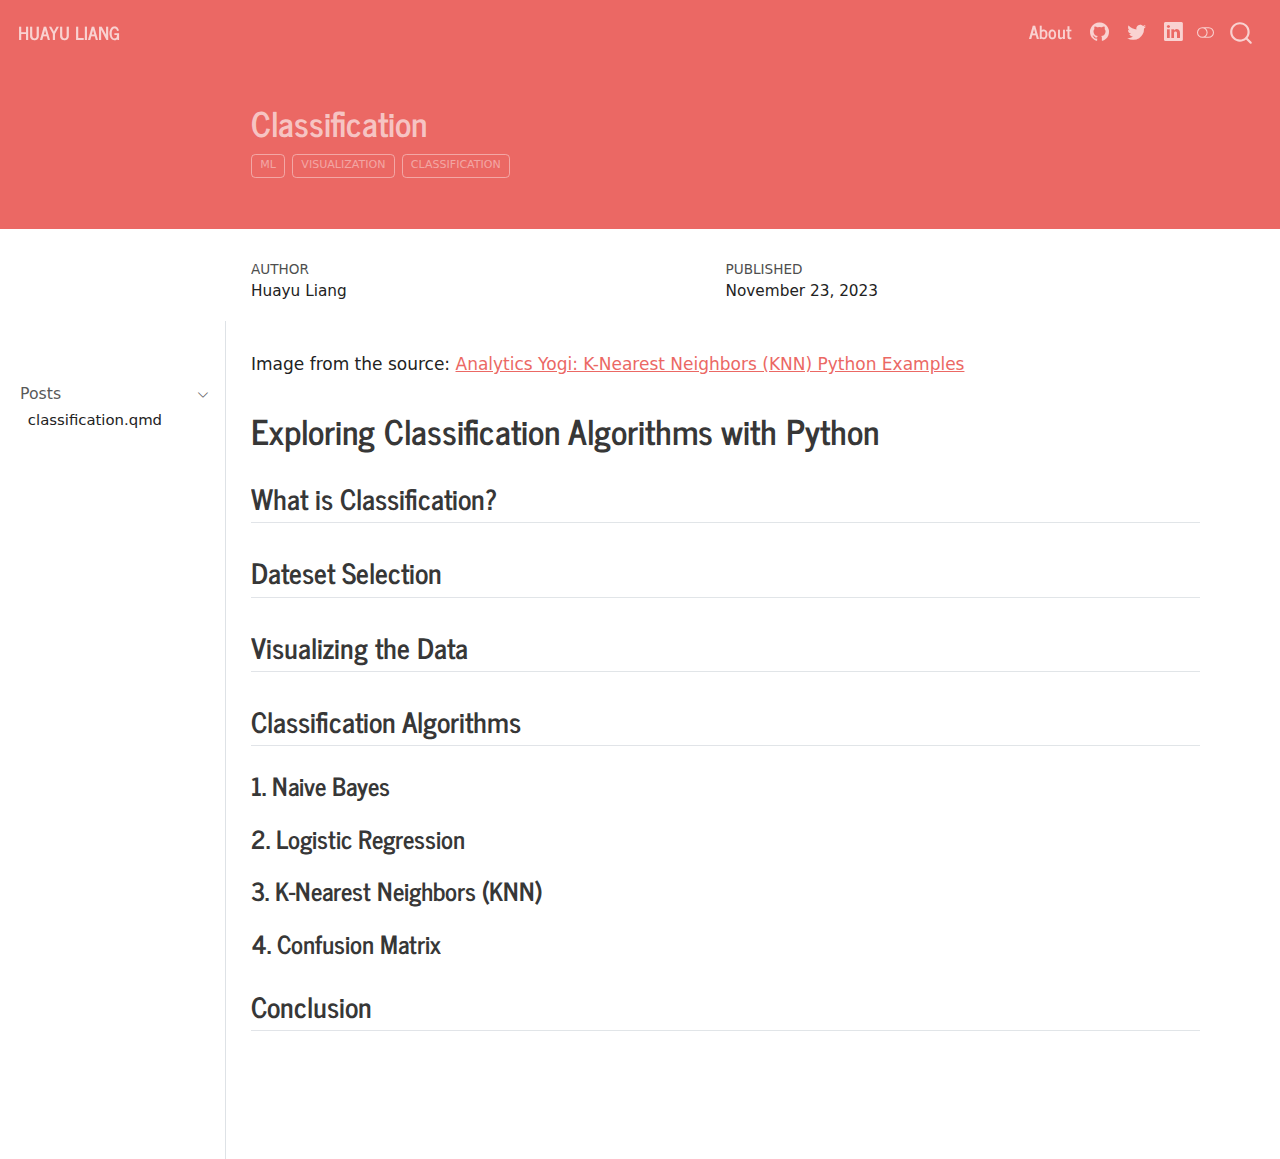
<file: docs/posts/Classification/classification.html>
<!DOCTYPE html>
<html xmlns="http://www.w3.org/1999/xhtml" lang="en" xml:lang="en"><head>

<meta charset="utf-8">
<meta name="generator" content="quarto-1.3.450">

<meta name="viewport" content="width=device-width, initial-scale=1.0, user-scalable=yes">

<meta name="author" content="Huayu Liang">
<meta name="dcterms.date" content="2023-11-23">

<title>Huayu Liang - Classification</title>
<style>
code{white-space: pre-wrap;}
span.smallcaps{font-variant: small-caps;}
div.columns{display: flex; gap: min(4vw, 1.5em);}
div.column{flex: auto; overflow-x: auto;}
div.hanging-indent{margin-left: 1.5em; text-indent: -1.5em;}
ul.task-list{list-style: none;}
ul.task-list li input[type="checkbox"] {
  width: 0.8em;
  margin: 0 0.8em 0.2em -1em; /* quarto-specific, see https://github.com/quarto-dev/quarto-cli/issues/4556 */ 
  vertical-align: middle;
}
</style>


<script src="../../site_libs/quarto-nav/quarto-nav.js"></script>
<script src="../../site_libs/quarto-nav/headroom.min.js"></script>
<script src="../../site_libs/clipboard/clipboard.min.js"></script>
<script src="../../site_libs/quarto-search/autocomplete.umd.js"></script>
<script src="../../site_libs/quarto-search/fuse.min.js"></script>
<script src="../../site_libs/quarto-search/quarto-search.js"></script>
<meta name="quarto:offset" content="../../">
<script src="../../site_libs/quarto-html/quarto.js"></script>
<script src="../../site_libs/quarto-html/popper.min.js"></script>
<script src="../../site_libs/quarto-html/tippy.umd.min.js"></script>
<script src="../../site_libs/quarto-html/anchor.min.js"></script>
<link href="../../site_libs/quarto-html/tippy.css" rel="stylesheet">
<link href="../../site_libs/quarto-html/quarto-syntax-highlighting.css" rel="stylesheet" class="quarto-color-scheme" id="quarto-text-highlighting-styles">
<link href="../../site_libs/quarto-html/quarto-syntax-highlighting-dark.css" rel="prefetch" class="quarto-color-scheme quarto-color-alternate" id="quarto-text-highlighting-styles">
<script src="../../site_libs/bootstrap/bootstrap.min.js"></script>
<link href="../../site_libs/bootstrap/bootstrap-icons.css" rel="stylesheet">
<link href="../../site_libs/bootstrap/bootstrap.min.css" rel="stylesheet" class="quarto-color-scheme" id="quarto-bootstrap" data-mode="light">
<link href="../../site_libs/bootstrap/bootstrap-dark.min.css" rel="prefetch" class="quarto-color-scheme quarto-color-alternate" id="quarto-bootstrap" data-mode="dark">
<script id="quarto-search-options" type="application/json">{
  "location": "navbar",
  "copy-button": false,
  "collapse-after": 3,
  "panel-placement": "end",
  "type": "overlay",
  "limit": 20,
  "language": {
    "search-no-results-text": "No results",
    "search-matching-documents-text": "matching documents",
    "search-copy-link-title": "Copy link to search",
    "search-hide-matches-text": "Hide additional matches",
    "search-more-match-text": "more match in this document",
    "search-more-matches-text": "more matches in this document",
    "search-clear-button-title": "Clear",
    "search-detached-cancel-button-title": "Cancel",
    "search-submit-button-title": "Submit",
    "search-label": "Search"
  }
}</script>


<link rel="stylesheet" href="../../styles.css">
</head>

<body class="nav-sidebar docked nav-fixed fullcontent">

<div id="quarto-search-results"></div>
  <header id="quarto-header" class="headroom fixed-top">
    <nav class="navbar navbar-expand-lg navbar-dark ">
      <div class="navbar-container container-fluid">
      <div class="navbar-brand-container">
    <a class="navbar-brand" href="../../index.html">
    <span class="navbar-title">Huayu Liang</span>
    </a>
  </div>
            <div id="quarto-search" class="" title="Search"></div>
          <button class="navbar-toggler" type="button" data-bs-toggle="collapse" data-bs-target="#navbarCollapse" aria-controls="navbarCollapse" aria-expanded="false" aria-label="Toggle navigation" onclick="if (window.quartoToggleHeadroom) { window.quartoToggleHeadroom(); }">
  <span class="navbar-toggler-icon"></span>
</button>
          <div class="collapse navbar-collapse" id="navbarCollapse">
            <ul class="navbar-nav navbar-nav-scroll ms-auto">
  <li class="nav-item">
    <a class="nav-link" href="../../about.html" rel="" target="">
 <span class="menu-text">About</span></a>
  </li>  
  <li class="nav-item compact">
    <a class="nav-link" href="https://github.com/huayu1998" rel="" target=""><i class="bi bi-github" role="img">
</i> 
 <span class="menu-text"></span></a>
  </li>  
  <li class="nav-item compact">
    <a class="nav-link" href="https://twitter.com/KiraLL98" rel="" target=""><i class="bi bi-twitter" role="img">
</i> 
 <span class="menu-text"></span></a>
  </li>  
  <li class="nav-item compact">
    <a class="nav-link" href="https://www.linkedin.com/in/huayu-liang-7ba623213/" rel="" target=""><i class="bi bi-linkedin" role="img">
</i> 
 <span class="menu-text"></span></a>
  </li>  
</ul>
            <div class="quarto-navbar-tools">
  <a href="" class="quarto-color-scheme-toggle quarto-navigation-tool  px-1" onclick="window.quartoToggleColorScheme(); return false;" title="Toggle dark mode"><i class="bi"></i></a>
</div>
          </div> <!-- /navcollapse -->
      </div> <!-- /container-fluid -->
    </nav>
  <nav class="quarto-secondary-nav">
    <div class="container-fluid d-flex">
      <button type="button" class="quarto-btn-toggle btn" data-bs-toggle="collapse" data-bs-target="#quarto-sidebar,#quarto-sidebar-glass" aria-controls="quarto-sidebar" aria-expanded="false" aria-label="Toggle sidebar navigation" onclick="if (window.quartoToggleHeadroom) { window.quartoToggleHeadroom(); }">
        <i class="bi bi-layout-text-sidebar-reverse"></i>
      </button>
      <nav class="quarto-page-breadcrumbs" aria-label="breadcrumb"><ol class="breadcrumb"><li class="breadcrumb-item">Classification</li></ol></nav>
      <a class="flex-grow-1" role="button" data-bs-toggle="collapse" data-bs-target="#quarto-sidebar,#quarto-sidebar-glass" aria-controls="quarto-sidebar" aria-expanded="false" aria-label="Toggle sidebar navigation" onclick="if (window.quartoToggleHeadroom) { window.quartoToggleHeadroom(); }">      
      </a>
      <button type="button" class="btn quarto-search-button" aria-label="" onclick="window.quartoOpenSearch();">
        <i class="bi bi-search"></i>
      </button>
    </div>
  </nav>
</header>
<!-- content -->
<header id="title-block-header" class="quarto-title-block default page-columns page-full">
  <div class="quarto-title-banner page-columns page-full">
    <div class="quarto-title column-body">
      <h1 class="title">Classification</h1>
                                <div class="quarto-categories">
                <div class="quarto-category">ML</div>
                <div class="quarto-category">visualization</div>
                <div class="quarto-category">classification</div>
              </div>
                  </div>
  </div>
    
  
  <div class="quarto-title-meta">

      <div>
      <div class="quarto-title-meta-heading">Author</div>
      <div class="quarto-title-meta-contents">
               <p>Huayu Liang </p>
            </div>
    </div>
      
      <div>
      <div class="quarto-title-meta-heading">Published</div>
      <div class="quarto-title-meta-contents">
        <p class="date">November 23, 2023</p>
      </div>
    </div>
    
      
    </div>
    
  
  </header><div id="quarto-content" class="quarto-container page-columns page-rows-contents page-layout-article page-navbar">
<!-- sidebar -->
  <nav id="quarto-sidebar" class="sidebar collapse collapse-horizontal sidebar-navigation docked overflow-auto">
        <div class="mt-2 flex-shrink-0 align-items-center">
        <div class="sidebar-search">
        <div id="quarto-search" class="" title="Search"></div>
        </div>
        </div>
    <div class="sidebar-menu-container"> 
    <ul class="list-unstyled mt-1">
        <li class="sidebar-item sidebar-item-section">
      <div class="sidebar-item-container"> 
            <a class="sidebar-item-text sidebar-link text-start" data-bs-toggle="collapse" data-bs-target="#quarto-sidebar-section-1" aria-expanded="true">
 <span class="menu-text">Posts</span></a>
          <a class="sidebar-item-toggle text-start" data-bs-toggle="collapse" data-bs-target="#quarto-sidebar-section-1" aria-expanded="true" aria-label="Toggle section">
            <i class="bi bi-chevron-right ms-2"></i>
          </a> 
      </div>
      <ul id="quarto-sidebar-section-1" class="collapse list-unstyled sidebar-section depth1 show">  
          <li class="sidebar-item">
 <span class="menu-text">classification.qmd</span>
  </li>
      </ul>
  </li>
    </ul>
    </div>
</nav>
<div id="quarto-sidebar-glass" data-bs-toggle="collapse" data-bs-target="#quarto-sidebar,#quarto-sidebar-glass"></div>
<!-- margin-sidebar -->
    
<!-- main -->
<main class="content quarto-banner-title-block" id="quarto-document-content">




<p>Image from the source: <a href="https://vitalflux.com/k-nearest-neighbors-explained-with-python-examples/">Analytics Yogi: K-Nearest Neighbors (KNN) Python Examples</a></p>
<section id="exploring-classification-algorithms-with-python" class="level1">
<h1>Exploring Classification Algorithms with Python</h1>
<section id="what-is-classification" class="level2">
<h2 class="anchored" data-anchor-id="what-is-classification">What is Classification?</h2>
</section>
<section id="dateset-selection" class="level2">
<h2 class="anchored" data-anchor-id="dateset-selection">Dateset Selection</h2>
</section>
<section id="visualizing-the-data" class="level2">
<h2 class="anchored" data-anchor-id="visualizing-the-data">Visualizing the Data</h2>
</section>
<section id="classification-algorithms" class="level2">
<h2 class="anchored" data-anchor-id="classification-algorithms">Classification Algorithms</h2>
<section id="naive-bayes" class="level3">
<h3 class="anchored" data-anchor-id="naive-bayes">1. Naive Bayes</h3>
</section>
<section id="logistic-regression" class="level3">
<h3 class="anchored" data-anchor-id="logistic-regression">2. Logistic Regression</h3>
</section>
<section id="k-nearest-neighbors-knn" class="level3">
<h3 class="anchored" data-anchor-id="k-nearest-neighbors-knn">3. <strong>K-Nearest Neighbors (KNN)</strong></h3>
</section>
<section id="confusion-matrix" class="level3">
<h3 class="anchored" data-anchor-id="confusion-matrix">4. Confusion Matrix</h3>
</section>
</section>
<section id="conclusion" class="level2">
<h2 class="anchored" data-anchor-id="conclusion">Conclusion</h2>


</section>
</section>

</main> <!-- /main -->
<script id="quarto-html-after-body" type="application/javascript">
window.document.addEventListener("DOMContentLoaded", function (event) {
  const toggleBodyColorMode = (bsSheetEl) => {
    const mode = bsSheetEl.getAttribute("data-mode");
    const bodyEl = window.document.querySelector("body");
    if (mode === "dark") {
      bodyEl.classList.add("quarto-dark");
      bodyEl.classList.remove("quarto-light");
    } else {
      bodyEl.classList.add("quarto-light");
      bodyEl.classList.remove("quarto-dark");
    }
  }
  const toggleBodyColorPrimary = () => {
    const bsSheetEl = window.document.querySelector("link#quarto-bootstrap");
    if (bsSheetEl) {
      toggleBodyColorMode(bsSheetEl);
    }
  }
  toggleBodyColorPrimary();  
  const disableStylesheet = (stylesheets) => {
    for (let i=0; i < stylesheets.length; i++) {
      const stylesheet = stylesheets[i];
      stylesheet.rel = 'prefetch';
    }
  }
  const enableStylesheet = (stylesheets) => {
    for (let i=0; i < stylesheets.length; i++) {
      const stylesheet = stylesheets[i];
      stylesheet.rel = 'stylesheet';
    }
  }
  const manageTransitions = (selector, allowTransitions) => {
    const els = window.document.querySelectorAll(selector);
    for (let i=0; i < els.length; i++) {
      const el = els[i];
      if (allowTransitions) {
        el.classList.remove('notransition');
      } else {
        el.classList.add('notransition');
      }
    }
  }
  const toggleColorMode = (alternate) => {
    // Switch the stylesheets
    const alternateStylesheets = window.document.querySelectorAll('link.quarto-color-scheme.quarto-color-alternate');
    manageTransitions('#quarto-margin-sidebar .nav-link', false);
    if (alternate) {
      enableStylesheet(alternateStylesheets);
      for (const sheetNode of alternateStylesheets) {
        if (sheetNode.id === "quarto-bootstrap") {
          toggleBodyColorMode(sheetNode);
        }
      }
    } else {
      disableStylesheet(alternateStylesheets);
      toggleBodyColorPrimary();
    }
    manageTransitions('#quarto-margin-sidebar .nav-link', true);
    // Switch the toggles
    const toggles = window.document.querySelectorAll('.quarto-color-scheme-toggle');
    for (let i=0; i < toggles.length; i++) {
      const toggle = toggles[i];
      if (toggle) {
        if (alternate) {
          toggle.classList.add("alternate");     
        } else {
          toggle.classList.remove("alternate");
        }
      }
    }
    // Hack to workaround the fact that safari doesn't
    // properly recolor the scrollbar when toggling (#1455)
    if (navigator.userAgent.indexOf('Safari') > 0 && navigator.userAgent.indexOf('Chrome') == -1) {
      manageTransitions("body", false);
      window.scrollTo(0, 1);
      setTimeout(() => {
        window.scrollTo(0, 0);
        manageTransitions("body", true);
      }, 40);  
    }
  }
  const isFileUrl = () => { 
    return window.location.protocol === 'file:';
  }
  const hasAlternateSentinel = () => {  
    let styleSentinel = getColorSchemeSentinel();
    if (styleSentinel !== null) {
      return styleSentinel === "alternate";
    } else {
      return false;
    }
  }
  const setStyleSentinel = (alternate) => {
    const value = alternate ? "alternate" : "default";
    if (!isFileUrl()) {
      window.localStorage.setItem("quarto-color-scheme", value);
    } else {
      localAlternateSentinel = value;
    }
  }
  const getColorSchemeSentinel = () => {
    if (!isFileUrl()) {
      const storageValue = window.localStorage.getItem("quarto-color-scheme");
      return storageValue != null ? storageValue : localAlternateSentinel;
    } else {
      return localAlternateSentinel;
    }
  }
  let localAlternateSentinel = 'default';
  // Dark / light mode switch
  window.quartoToggleColorScheme = () => {
    // Read the current dark / light value 
    let toAlternate = !hasAlternateSentinel();
    toggleColorMode(toAlternate);
    setStyleSentinel(toAlternate);
  };
  // Ensure there is a toggle, if there isn't float one in the top right
  if (window.document.querySelector('.quarto-color-scheme-toggle') === null) {
    const a = window.document.createElement('a');
    a.classList.add('top-right');
    a.classList.add('quarto-color-scheme-toggle');
    a.href = "";
    a.onclick = function() { try { window.quartoToggleColorScheme(); } catch {} return false; };
    const i = window.document.createElement("i");
    i.classList.add('bi');
    a.appendChild(i);
    window.document.body.appendChild(a);
  }
  // Switch to dark mode if need be
  if (hasAlternateSentinel()) {
    toggleColorMode(true);
  } else {
    toggleColorMode(false);
  }
  const icon = "";
  const anchorJS = new window.AnchorJS();
  anchorJS.options = {
    placement: 'right',
    icon: icon
  };
  anchorJS.add('.anchored');
  const isCodeAnnotation = (el) => {
    for (const clz of el.classList) {
      if (clz.startsWith('code-annotation-')) {                     
        return true;
      }
    }
    return false;
  }
  const clipboard = new window.ClipboardJS('.code-copy-button', {
    text: function(trigger) {
      const codeEl = trigger.previousElementSibling.cloneNode(true);
      for (const childEl of codeEl.children) {
        if (isCodeAnnotation(childEl)) {
          childEl.remove();
        }
      }
      return codeEl.innerText;
    }
  });
  clipboard.on('success', function(e) {
    // button target
    const button = e.trigger;
    // don't keep focus
    button.blur();
    // flash "checked"
    button.classList.add('code-copy-button-checked');
    var currentTitle = button.getAttribute("title");
    button.setAttribute("title", "Copied!");
    let tooltip;
    if (window.bootstrap) {
      button.setAttribute("data-bs-toggle", "tooltip");
      button.setAttribute("data-bs-placement", "left");
      button.setAttribute("data-bs-title", "Copied!");
      tooltip = new bootstrap.Tooltip(button, 
        { trigger: "manual", 
          customClass: "code-copy-button-tooltip",
          offset: [0, -8]});
      tooltip.show();    
    }
    setTimeout(function() {
      if (tooltip) {
        tooltip.hide();
        button.removeAttribute("data-bs-title");
        button.removeAttribute("data-bs-toggle");
        button.removeAttribute("data-bs-placement");
      }
      button.setAttribute("title", currentTitle);
      button.classList.remove('code-copy-button-checked');
    }, 1000);
    // clear code selection
    e.clearSelection();
  });
  function tippyHover(el, contentFn) {
    const config = {
      allowHTML: true,
      content: contentFn,
      maxWidth: 500,
      delay: 100,
      arrow: false,
      appendTo: function(el) {
          return el.parentElement;
      },
      interactive: true,
      interactiveBorder: 10,
      theme: 'quarto',
      placement: 'bottom-start'
    };
    window.tippy(el, config); 
  }
  const noterefs = window.document.querySelectorAll('a[role="doc-noteref"]');
  for (var i=0; i<noterefs.length; i++) {
    const ref = noterefs[i];
    tippyHover(ref, function() {
      // use id or data attribute instead here
      let href = ref.getAttribute('data-footnote-href') || ref.getAttribute('href');
      try { href = new URL(href).hash; } catch {}
      const id = href.replace(/^#\/?/, "");
      const note = window.document.getElementById(id);
      return note.innerHTML;
    });
  }
      let selectedAnnoteEl;
      const selectorForAnnotation = ( cell, annotation) => {
        let cellAttr = 'data-code-cell="' + cell + '"';
        let lineAttr = 'data-code-annotation="' +  annotation + '"';
        const selector = 'span[' + cellAttr + '][' + lineAttr + ']';
        return selector;
      }
      const selectCodeLines = (annoteEl) => {
        const doc = window.document;
        const targetCell = annoteEl.getAttribute("data-target-cell");
        const targetAnnotation = annoteEl.getAttribute("data-target-annotation");
        const annoteSpan = window.document.querySelector(selectorForAnnotation(targetCell, targetAnnotation));
        const lines = annoteSpan.getAttribute("data-code-lines").split(",");
        const lineIds = lines.map((line) => {
          return targetCell + "-" + line;
        })
        let top = null;
        let height = null;
        let parent = null;
        if (lineIds.length > 0) {
            //compute the position of the single el (top and bottom and make a div)
            const el = window.document.getElementById(lineIds[0]);
            top = el.offsetTop;
            height = el.offsetHeight;
            parent = el.parentElement.parentElement;
          if (lineIds.length > 1) {
            const lastEl = window.document.getElementById(lineIds[lineIds.length - 1]);
            const bottom = lastEl.offsetTop + lastEl.offsetHeight;
            height = bottom - top;
          }
          if (top !== null && height !== null && parent !== null) {
            // cook up a div (if necessary) and position it 
            let div = window.document.getElementById("code-annotation-line-highlight");
            if (div === null) {
              div = window.document.createElement("div");
              div.setAttribute("id", "code-annotation-line-highlight");
              div.style.position = 'absolute';
              parent.appendChild(div);
            }
            div.style.top = top - 2 + "px";
            div.style.height = height + 4 + "px";
            let gutterDiv = window.document.getElementById("code-annotation-line-highlight-gutter");
            if (gutterDiv === null) {
              gutterDiv = window.document.createElement("div");
              gutterDiv.setAttribute("id", "code-annotation-line-highlight-gutter");
              gutterDiv.style.position = 'absolute';
              const codeCell = window.document.getElementById(targetCell);
              const gutter = codeCell.querySelector('.code-annotation-gutter');
              gutter.appendChild(gutterDiv);
            }
            gutterDiv.style.top = top - 2 + "px";
            gutterDiv.style.height = height + 4 + "px";
          }
          selectedAnnoteEl = annoteEl;
        }
      };
      const unselectCodeLines = () => {
        const elementsIds = ["code-annotation-line-highlight", "code-annotation-line-highlight-gutter"];
        elementsIds.forEach((elId) => {
          const div = window.document.getElementById(elId);
          if (div) {
            div.remove();
          }
        });
        selectedAnnoteEl = undefined;
      };
      // Attach click handler to the DT
      const annoteDls = window.document.querySelectorAll('dt[data-target-cell]');
      for (const annoteDlNode of annoteDls) {
        annoteDlNode.addEventListener('click', (event) => {
          const clickedEl = event.target;
          if (clickedEl !== selectedAnnoteEl) {
            unselectCodeLines();
            const activeEl = window.document.querySelector('dt[data-target-cell].code-annotation-active');
            if (activeEl) {
              activeEl.classList.remove('code-annotation-active');
            }
            selectCodeLines(clickedEl);
            clickedEl.classList.add('code-annotation-active');
          } else {
            // Unselect the line
            unselectCodeLines();
            clickedEl.classList.remove('code-annotation-active');
          }
        });
      }
  const findCites = (el) => {
    const parentEl = el.parentElement;
    if (parentEl) {
      const cites = parentEl.dataset.cites;
      if (cites) {
        return {
          el,
          cites: cites.split(' ')
        };
      } else {
        return findCites(el.parentElement)
      }
    } else {
      return undefined;
    }
  };
  var bibliorefs = window.document.querySelectorAll('a[role="doc-biblioref"]');
  for (var i=0; i<bibliorefs.length; i++) {
    const ref = bibliorefs[i];
    const citeInfo = findCites(ref);
    if (citeInfo) {
      tippyHover(citeInfo.el, function() {
        var popup = window.document.createElement('div');
        citeInfo.cites.forEach(function(cite) {
          var citeDiv = window.document.createElement('div');
          citeDiv.classList.add('hanging-indent');
          citeDiv.classList.add('csl-entry');
          var biblioDiv = window.document.getElementById('ref-' + cite);
          if (biblioDiv) {
            citeDiv.innerHTML = biblioDiv.innerHTML;
          }
          popup.appendChild(citeDiv);
        });
        return popup.innerHTML;
      });
    }
  }
});
</script>
</div> <!-- /content -->



</body></html>
</file>
<file: docs/site_libs/quarto-html/tippy.css>
.tippy-box[data-animation=fade][data-state=hidden]{opacity:0}[data-tippy-root]{max-width:calc(100vw - 10px)}.tippy-box{position:relative;background-color:#333;color:#fff;border-radius:4px;font-size:14px;line-height:1.4;white-space:normal;outline:0;transition-property:transform,visibility,opacity}.tippy-box[data-placement^=top]>.tippy-arrow{bottom:0}.tippy-box[data-placement^=top]>.tippy-arrow:before{bottom:-7px;left:0;border-width:8px 8px 0;border-top-color:initial;transform-origin:center top}.tippy-box[data-placement^=bottom]>.tippy-arrow{top:0}.tippy-box[data-placement^=bottom]>.tippy-arrow:before{top:-7px;left:0;border-width:0 8px 8px;border-bottom-color:initial;transform-origin:center bottom}.tippy-box[data-placement^=left]>.tippy-arrow{right:0}.tippy-box[data-placement^=left]>.tippy-arrow:before{border-width:8px 0 8px 8px;border-left-color:initial;right:-7px;transform-origin:center left}.tippy-box[data-placement^=right]>.tippy-arrow{left:0}.tippy-box[data-placement^=right]>.tippy-arrow:before{left:-7px;border-width:8px 8px 8px 0;border-right-color:initial;transform-origin:center right}.tippy-box[data-inertia][data-state=visible]{transition-timing-function:cubic-bezier(.54,1.5,.38,1.11)}.tippy-arrow{width:16px;height:16px;color:#333}.tippy-arrow:before{content:"";position:absolute;border-color:transparent;border-style:solid}.tippy-content{position:relative;padding:5px 9px;z-index:1}
</file>
<file: docs/site_libs/quarto-html/quarto-syntax-highlighting.css>
/* quarto syntax highlight colors */
:root {
  --quarto-hl-ot-color: #003B4F;
  --quarto-hl-at-color: #657422;
  --quarto-hl-ss-color: #20794D;
  --quarto-hl-an-color: #5E5E5E;
  --quarto-hl-fu-color: #4758AB;
  --quarto-hl-st-color: #20794D;
  --quarto-hl-cf-color: #003B4F;
  --quarto-hl-op-color: #5E5E5E;
  --quarto-hl-er-color: #AD0000;
  --quarto-hl-bn-color: #AD0000;
  --quarto-hl-al-color: #AD0000;
  --quarto-hl-va-color: #111111;
  --quarto-hl-bu-color: inherit;
  --quarto-hl-ex-color: inherit;
  --quarto-hl-pp-color: #AD0000;
  --quarto-hl-in-color: #5E5E5E;
  --quarto-hl-vs-color: #20794D;
  --quarto-hl-wa-color: #5E5E5E;
  --quarto-hl-do-color: #5E5E5E;
  --quarto-hl-im-color: #00769E;
  --quarto-hl-ch-color: #20794D;
  --quarto-hl-dt-color: #AD0000;
  --quarto-hl-fl-color: #AD0000;
  --quarto-hl-co-color: #5E5E5E;
  --quarto-hl-cv-color: #5E5E5E;
  --quarto-hl-cn-color: #8f5902;
  --quarto-hl-sc-color: #5E5E5E;
  --quarto-hl-dv-color: #AD0000;
  --quarto-hl-kw-color: #003B4F;
}

/* other quarto variables */
:root {
  --quarto-font-monospace: SFMono-Regular, Menlo, Monaco, Consolas, "Liberation Mono", "Courier New", monospace;
}

pre > code.sourceCode > span {
  color: #003B4F;
}

code span {
  color: #003B4F;
}

code.sourceCode > span {
  color: #003B4F;
}

div.sourceCode,
div.sourceCode pre.sourceCode {
  color: #003B4F;
}

code span.ot {
  color: #003B4F;
  font-style: inherit;
}

code span.at {
  color: #657422;
  font-style: inherit;
}

code span.ss {
  color: #20794D;
  font-style: inherit;
}

code span.an {
  color: #5E5E5E;
  font-style: inherit;
}

code span.fu {
  color: #4758AB;
  font-style: inherit;
}

code span.st {
  color: #20794D;
  font-style: inherit;
}

code span.cf {
  color: #003B4F;
  font-style: inherit;
}

code span.op {
  color: #5E5E5E;
  font-style: inherit;
}

code span.er {
  color: #AD0000;
  font-style: inherit;
}

code span.bn {
  color: #AD0000;
  font-style: inherit;
}

code span.al {
  color: #AD0000;
  font-style: inherit;
}

code span.va {
  color: #111111;
  font-style: inherit;
}

code span.bu {
  font-style: inherit;
}

code span.ex {
  font-style: inherit;
}

code span.pp {
  color: #AD0000;
  font-style: inherit;
}

code span.in {
  color: #5E5E5E;
  font-style: inherit;
}

code span.vs {
  color: #20794D;
  font-style: inherit;
}

code span.wa {
  color: #5E5E5E;
  font-style: italic;
}

code span.do {
  color: #5E5E5E;
  font-style: italic;
}

code span.im {
  color: #00769E;
  font-style: inherit;
}

code span.ch {
  color: #20794D;
  font-style: inherit;
}

code span.dt {
  color: #AD0000;
  font-style: inherit;
}

code span.fl {
  color: #AD0000;
  font-style: inherit;
}

code span.co {
  color: #5E5E5E;
  font-style: inherit;
}

code span.cv {
  color: #5E5E5E;
  font-style: italic;
}

code span.cn {
  color: #8f5902;
  font-style: inherit;
}

code span.sc {
  color: #5E5E5E;
  font-style: inherit;
}

code span.dv {
  color: #AD0000;
  font-style: inherit;
}

code span.kw {
  color: #003B4F;
  font-style: inherit;
}

.prevent-inlining {
  content: "</";
}

/*# sourceMappingURL=debc5d5d77c3f9108843748ff7464032.css.map */
</file>
<file: docs/site_libs/quarto-html/quarto-syntax-highlighting-dark.css>
/* quarto syntax highlight colors */
:root {
  --quarto-hl-al-color: #f07178;
  --quarto-hl-an-color: #d4d0ab;
  --quarto-hl-at-color: #00e0e0;
  --quarto-hl-bn-color: #d4d0ab;
  --quarto-hl-bu-color: #abe338;
  --quarto-hl-ch-color: #abe338;
  --quarto-hl-co-color: #f8f8f2;
  --quarto-hl-cv-color: #ffd700;
  --quarto-hl-cn-color: #ffd700;
  --quarto-hl-cf-color: #ffa07a;
  --quarto-hl-dt-color: #ffa07a;
  --quarto-hl-dv-color: #d4d0ab;
  --quarto-hl-do-color: #f8f8f2;
  --quarto-hl-er-color: #f07178;
  --quarto-hl-ex-color: #00e0e0;
  --quarto-hl-fl-color: #d4d0ab;
  --quarto-hl-fu-color: #ffa07a;
  --quarto-hl-im-color: #abe338;
  --quarto-hl-in-color: #d4d0ab;
  --quarto-hl-kw-color: #ffa07a;
  --quarto-hl-op-color: #ffa07a;
  --quarto-hl-ot-color: #00e0e0;
  --quarto-hl-pp-color: #dcc6e0;
  --quarto-hl-re-color: #00e0e0;
  --quarto-hl-sc-color: #abe338;
  --quarto-hl-ss-color: #abe338;
  --quarto-hl-st-color: #abe338;
  --quarto-hl-va-color: #00e0e0;
  --quarto-hl-vs-color: #abe338;
  --quarto-hl-wa-color: #dcc6e0;
}

/* other quarto variables */
:root {
  --quarto-font-monospace: SFMono-Regular, Menlo, Monaco, Consolas, "Liberation Mono", "Courier New", monospace;
}

code span.al {
  background-color: #2a0f15;
  font-weight: bold;
  color: #f07178;
}

code span.an {
  color: #d4d0ab;
}

code span.at {
  color: #00e0e0;
}

code span.bn {
  color: #d4d0ab;
}

code span.bu {
  color: #abe338;
}

code span.ch {
  color: #abe338;
}

code span.co {
  font-style: italic;
  color: #f8f8f2;
}

code span.cv {
  color: #ffd700;
}

code span.cn {
  color: #ffd700;
}

code span.cf {
  font-weight: bold;
  color: #ffa07a;
}

code span.dt {
  color: #ffa07a;
}

code span.dv {
  color: #d4d0ab;
}

code span.do {
  color: #f8f8f2;
}

code span.er {
  color: #f07178;
  text-decoration: underline;
}

code span.ex {
  font-weight: bold;
  color: #00e0e0;
}

code span.fl {
  color: #d4d0ab;
}

code span.fu {
  color: #ffa07a;
}

code span.im {
  color: #abe338;
}

code span.in {
  color: #d4d0ab;
}

code span.kw {
  font-weight: bold;
  color: #ffa07a;
}

pre > code.sourceCode > span {
  color: #f8f8f2;
}

code span {
  color: #f8f8f2;
}

code.sourceCode > span {
  color: #f8f8f2;
}

div.sourceCode,
div.sourceCode pre.sourceCode {
  color: #f8f8f2;
}

code span.op {
  color: #ffa07a;
}

code span.ot {
  color: #00e0e0;
}

code span.pp {
  color: #dcc6e0;
}

code span.re {
  background-color: #f8f8f2;
  color: #00e0e0;
}

code span.sc {
  color: #abe338;
}

code span.ss {
  color: #abe338;
}

code span.st {
  color: #abe338;
}

code span.va {
  color: #00e0e0;
}

code span.vs {
  color: #abe338;
}

code span.wa {
  color: #dcc6e0;
}

.prevent-inlining {
  content: "</";
}

/*# sourceMappingURL=935a306eefa94366c21e1a970dddb765.css.map */
</file>
<file: docs/styles.css>
/* css styles */
</file>
